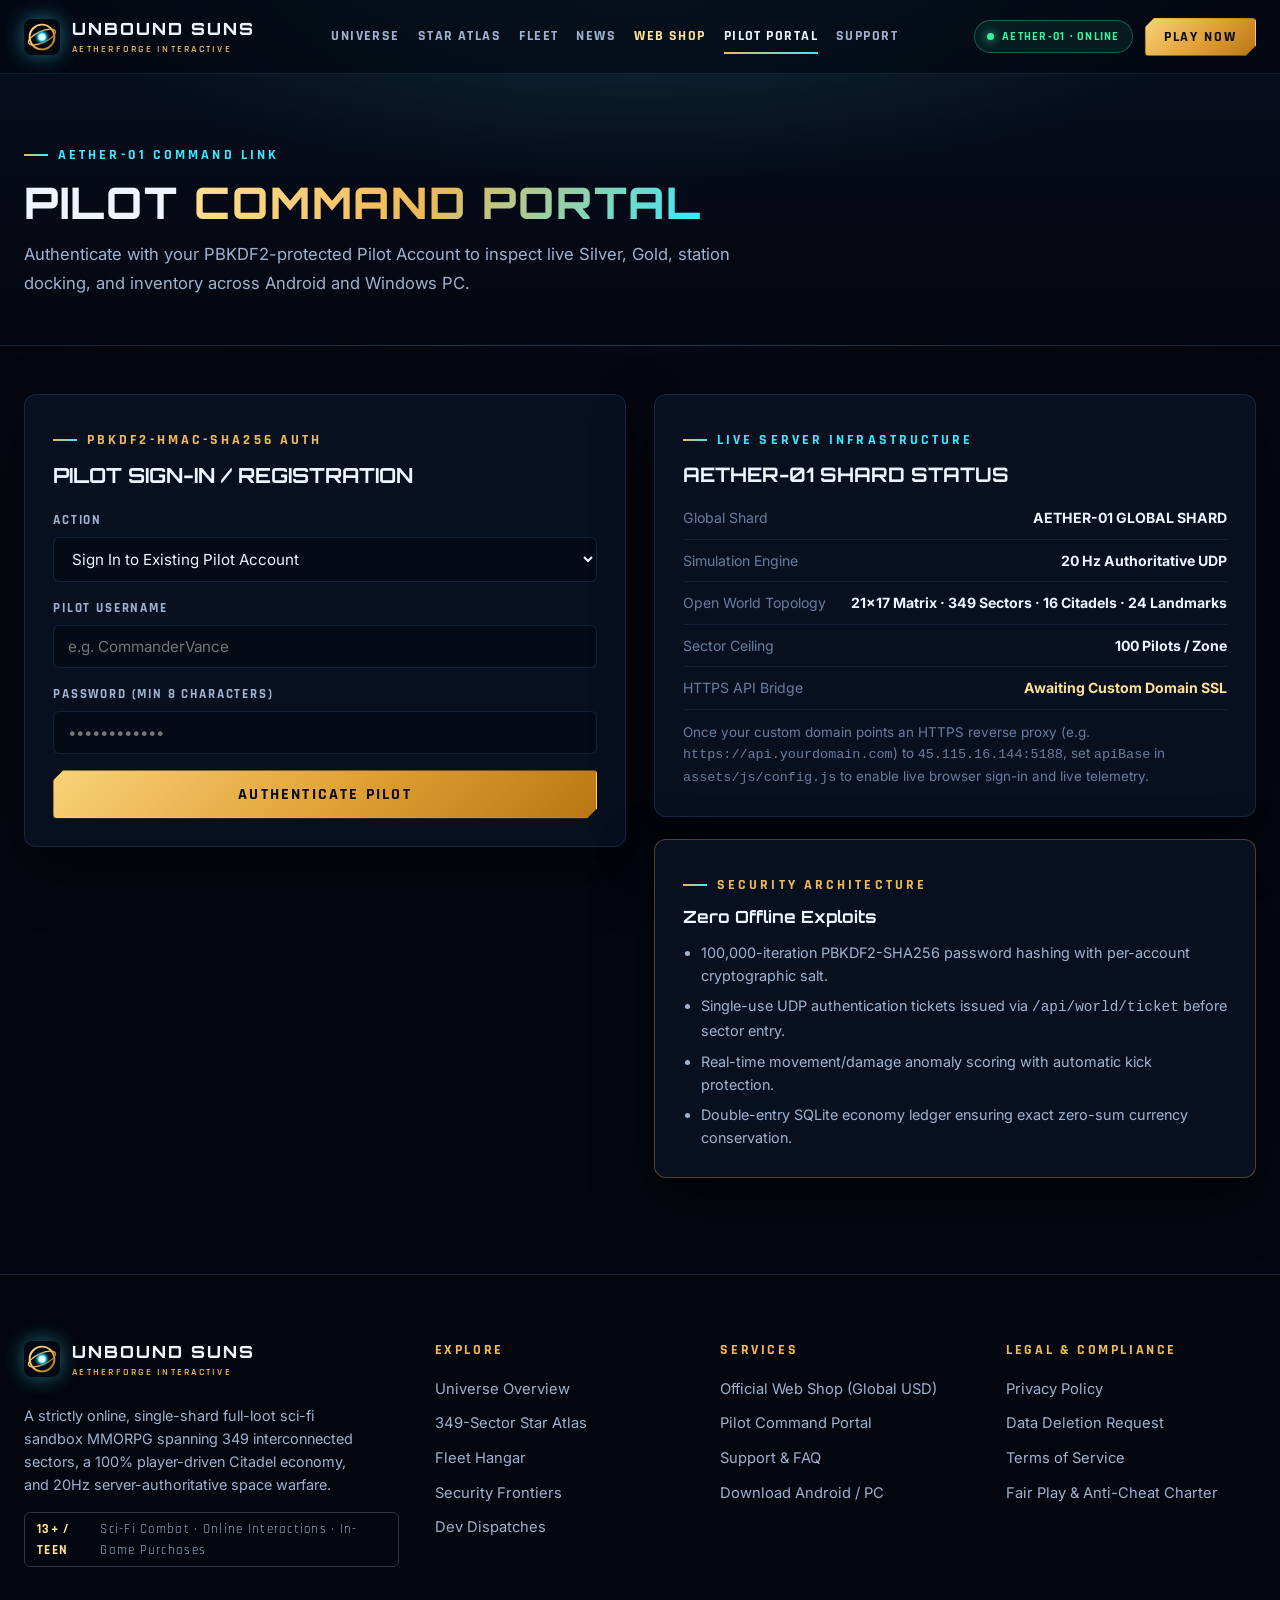
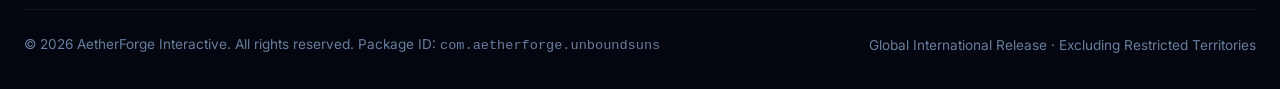
<file: account.html>
<!DOCTYPE html>
<html lang="en">
<head>
  <meta charset="utf-8" />
  <meta name="viewport" content="width=device-width, initial-scale=1.0" />
  <title>Pilot Command Portal — UNBOUND SUNS</title>
  <meta name="description" content="Sign in to your Unbound Suns Pilot Account, inspect live AETHER-01 shard status, and manage cross-platform credentials." />
  <link rel="icon" type="image/svg+xml" href="assets/img/favicon.svg" />
  <link rel="preconnect" href="https://fonts.googleapis.com" />
  <link rel="preconnect" href="https://fonts.gstatic.com" crossorigin />
  <link href="https://fonts.googleapis.com/css2?family=Inter:wght@400;500;600;700&family=Orbitron:wght@600;700;800;900&family=Rajdhani:wght@600;700&display=swap" rel="stylesheet" />
  <link rel="stylesheet" href="assets/css/styles.css" />
</head>
<body data-page="account">
  <div id="site-header"></div>

  <main>
    <section class="page-hero">
      <div class="container">
        <div class="eyebrow">AETHER-01 COMMAND LINK</div>
        <h1 class="section-title" style="margin-bottom:12px">PILOT <span>COMMAND PORTAL</span></h1>
        <p class="section-lead" style="max-width:720px">
          Authenticate with your PBKDF2-protected Pilot Account to inspect live Silver, Gold, station docking, and inventory across Android and Windows PC.
        </p>
      </div>
    </section>

    <section style="padding-top:48px">
      <div class="container split-2">
        <div class="panel-box">
          <div class="eyebrow gold" style="margin-bottom:8px">PBKDF2-HMAC-SHA256 AUTH</div>
          <h2 style="font-family:var(--font-display);font-size:1.3rem;margin:0 0 18px">PILOT SIGN-IN / REGISTRATION</h2>
          <form id="pilot-auth-form">
            <div class="form-group">
              <label for="auth-mode">Action</label>
              <select id="auth-mode">
                <option value="login">Sign In to Existing Pilot Account</option>
                <option value="register">Register New Pilot Account</option>
              </select>
            </div>
            <div class="form-group">
              <label for="auth-user">Pilot Username</label>
              <input id="auth-user" type="text" required minlength="3" maxlength="32" placeholder="e.g. CommanderVance" autocomplete="username" />
            </div>
            <div class="form-group">
              <label for="auth-pass">Password (min 8 characters)</label>
              <input id="auth-pass" type="password" required minlength="8" placeholder="••••••••••••" autocomplete="current-password" />
            </div>
            <button type="submit" class="btn btn-gold" style="width:100%">Authenticate Pilot</button>
          </form>
          <div id="pilot-auth-msg" class="status-msg"></div>
          <div id="pilot-profile-out"></div>
        </div>

        <div style="display:grid;gap:22px">
          <div class="panel-box">
            <div class="eyebrow" style="margin-bottom:8px">LIVE SERVER INFRASTRUCTURE</div>
            <h2 style="font-family:var(--font-display);font-size:1.25rem;margin:0 0 16px">AETHER-01 SHARD STATUS</h2>
            <div id="shard-health-box">Checking shard configuration…</div>
          </div>

          <div class="panel-box" style="border-color:rgba(240,185,86,0.3)">
            <div class="eyebrow gold" style="margin-bottom:8px">SECURITY ARCHITECTURE</div>
            <h3 style="font-family:var(--font-display);font-size:1.05rem;margin:0 0 10px">Zero Offline Exploits</h3>
            <ul style="margin:0;padding-left:18px;color:var(--text-secondary);font-size:0.9rem;display:grid;gap:7px">
              <li>100,000-iteration PBKDF2-SHA256 password hashing with per-account cryptographic salt.</li>
              <li>Single-use UDP authentication tickets issued via <code>/api/world/ticket</code> before sector entry.</li>
              <li>Real-time movement/damage anomaly scoring with automatic kick protection.</li>
              <li>Double-entry SQLite economy ledger ensuring exact zero-sum currency conservation.</li>
            </ul>
          </div>
        </div>
      </div>
    </section>
  </main>

  <div id="site-footer"></div>

  <script src="assets/js/config.js"></script>
  <script src="assets/data/catalog.js"></script>
  <script src="assets/js/layout.js"></script>
  <script src="assets/js/account.js"></script>
</body>
</html>
</file>
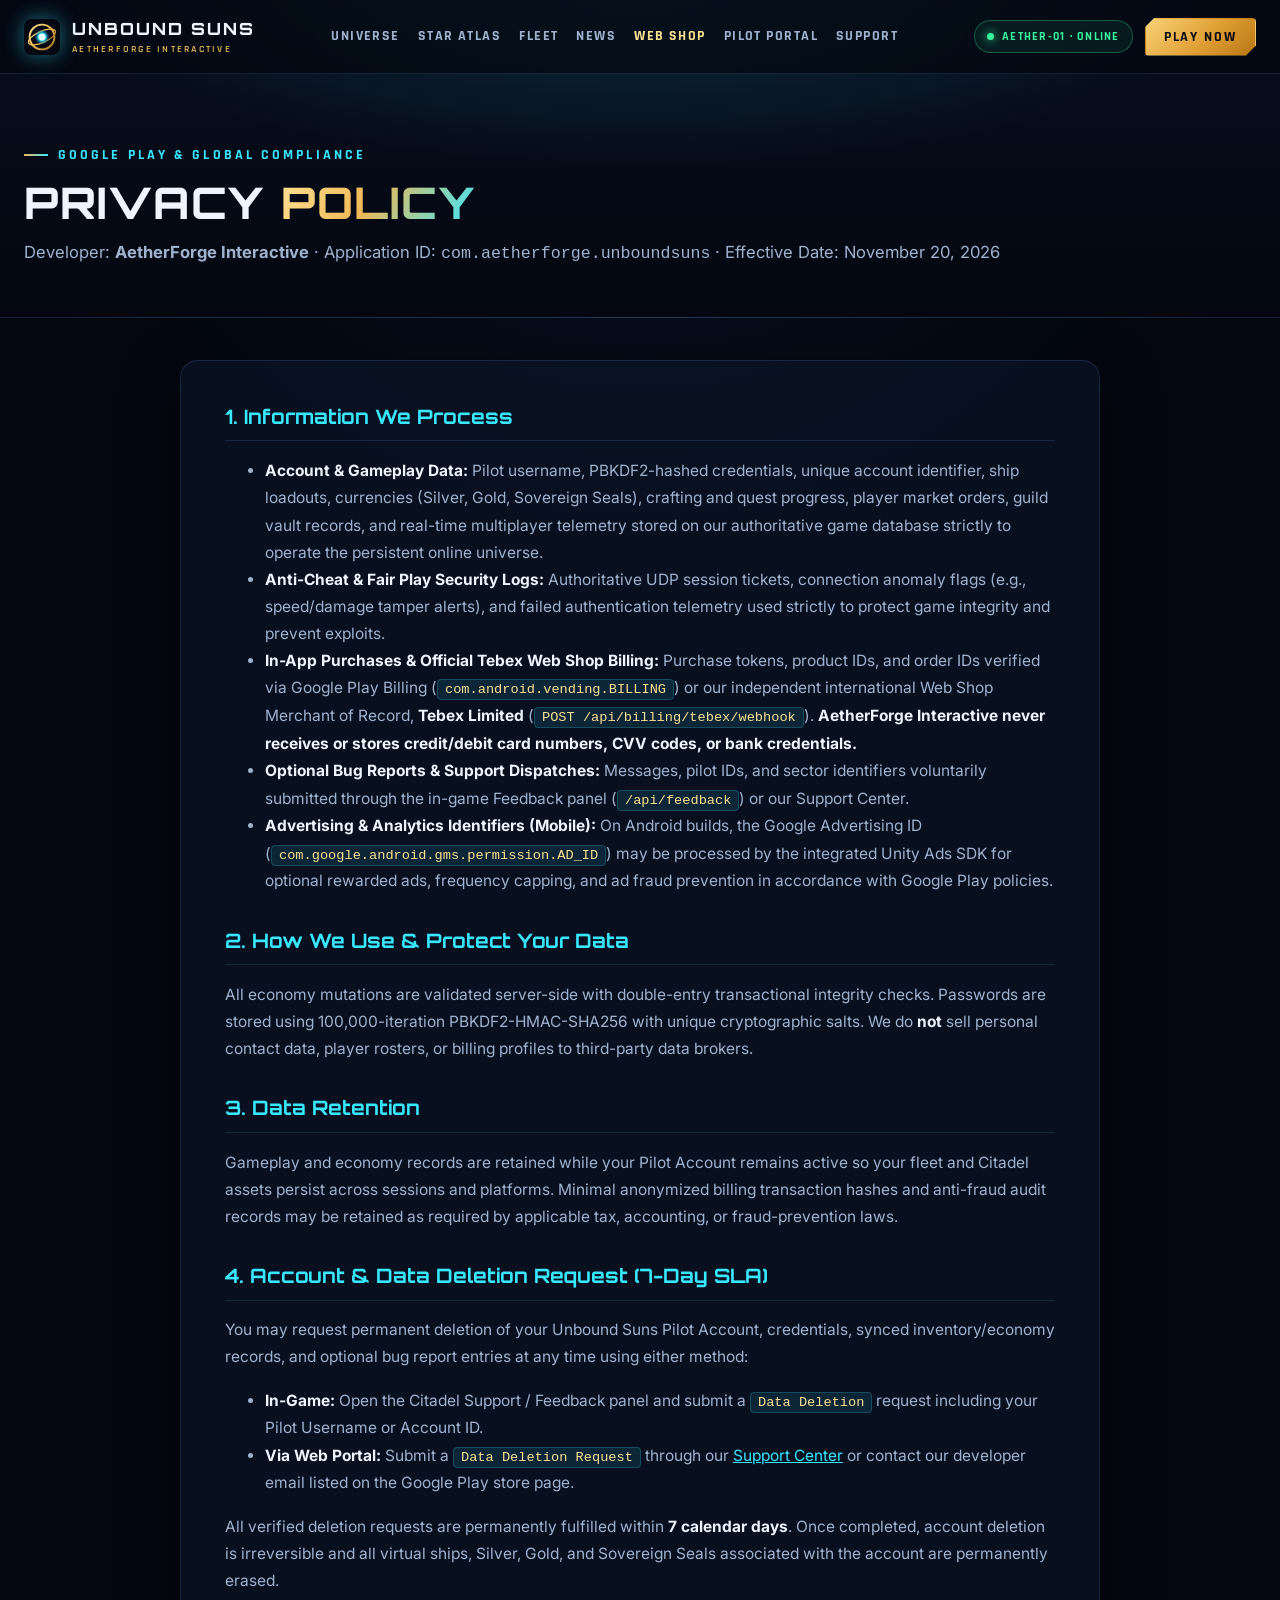
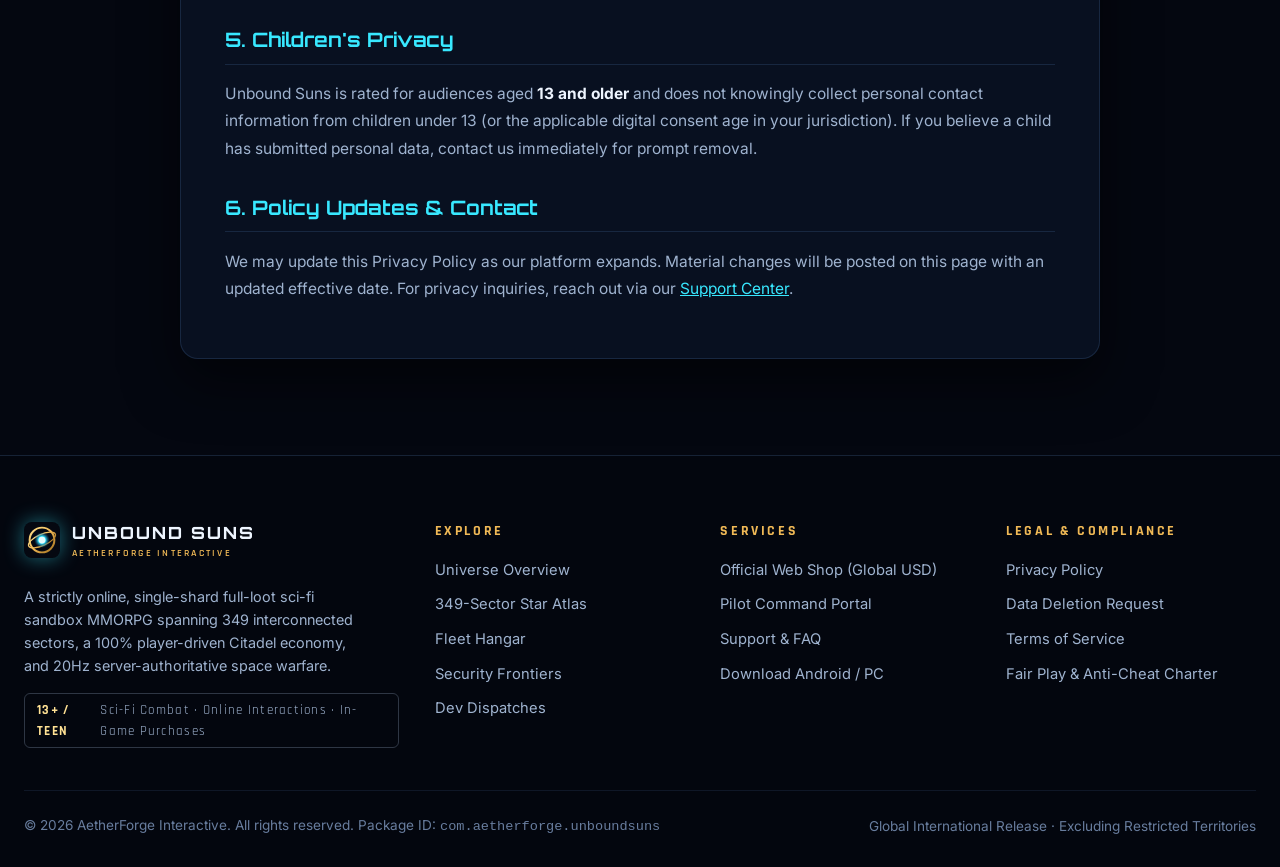
<file: privacy.html>
<!DOCTYPE html>
<html lang="en">
<head>
  <meta charset="utf-8" />
  <meta name="viewport" content="width=device-width, initial-scale=1.0" />
  <title>Privacy Policy &amp; Data Deletion — UNBOUND SUNS</title>
  <meta name="description" content="Official Privacy Policy and Data Deletion Policy for Unbound Suns (com.aetherforge.unboundsuns) by AetherForge Interactive." />
  <link rel="icon" type="image/svg+xml" href="assets/img/favicon.svg" />
  <link rel="preconnect" href="https://fonts.googleapis.com" />
  <link rel="preconnect" href="https://fonts.gstatic.com" crossorigin />
  <link href="https://fonts.googleapis.com/css2?family=Inter:wght@400;500;600;700&family=Orbitron:wght@600;700;800;900&family=Rajdhani:wght@600;700&display=swap" rel="stylesheet" />
  <link rel="stylesheet" href="assets/css/styles.css" />
</head>
<body data-page="privacy">
  <div id="site-header"></div>

  <main>
    <section class="page-hero">
      <div class="container">
        <div class="eyebrow">GOOGLE PLAY &amp; GLOBAL COMPLIANCE</div>
        <h1 class="section-title" style="margin-bottom:10px">PRIVACY <span>POLICY</span></h1>
        <p class="section-lead">
          Developer: <strong>AetherForge Interactive</strong> · Application ID: <code>com.aetherforge.unboundsuns</code> · Effective Date: November 20, 2026
        </p>
      </div>
    </section>

    <section style="padding-top:42px">
      <div class="container">
        <article class="prose-card">
          <h2>1. Information We Process</h2>
          <ul>
            <li><strong>Account &amp; Gameplay Data:</strong> Pilot username, PBKDF2-hashed credentials, unique account identifier, ship loadouts, currencies (Silver, Gold, Sovereign Seals), crafting and quest progress, player market orders, guild vault records, and real-time multiplayer telemetry stored on our authoritative game database strictly to operate the persistent online universe.</li>
            <li><strong>Anti-Cheat &amp; Fair Play Security Logs:</strong> Authoritative UDP session tickets, connection anomaly flags (e.g., speed/damage tamper alerts), and failed authentication telemetry used strictly to protect game integrity and prevent exploits.</li>
            <li><strong>In-App Purchases &amp; Official Tebex Web Shop Billing:</strong> Purchase tokens, product IDs, and order IDs verified via Google Play Billing (<code>com.android.vending.BILLING</code>) or our independent international Web Shop Merchant of Record, <strong>Tebex Limited</strong> (<code>POST /api/billing/tebex/webhook</code>). <strong>AetherForge Interactive never receives or stores credit/debit card numbers, CVV codes, or bank credentials.</strong></li>
            <li><strong>Optional Bug Reports &amp; Support Dispatches:</strong> Messages, pilot IDs, and sector identifiers voluntarily submitted through the in-game Feedback panel (<code>/api/feedback</code>) or our Support Center.</li>
            <li><strong>Advertising &amp; Analytics Identifiers (Mobile):</strong> On Android builds, the Google Advertising ID (<code>com.google.android.gms.permission.AD_ID</code>) may be processed by the integrated Unity Ads SDK for optional rewarded ads, frequency capping, and ad fraud prevention in accordance with Google Play policies.</li>
          </ul>

          <h2>2. How We Use &amp; Protect Your Data</h2>
          <p>
            All economy mutations are validated server-side with double-entry transactional integrity checks. Passwords are stored using 100,000-iteration PBKDF2-HMAC-SHA256 with unique cryptographic salts. We do <strong>not</strong> sell personal contact data, player rosters, or billing profiles to third-party data brokers.
          </p>

          <h2>3. Data Retention</h2>
          <p>
            Gameplay and economy records are retained while your Pilot Account remains active so your fleet and Citadel assets persist across sessions and platforms. Minimal anonymized billing transaction hashes and anti-fraud audit records may be retained as required by applicable tax, accounting, or fraud-prevention laws.
          </p>

          <h2 id="data-deletion">4. Account &amp; Data Deletion Request (7-Day SLA)</h2>
          <p>
            You may request permanent deletion of your Unbound Suns Pilot Account, credentials, synced inventory/economy records, and optional bug report entries at any time using either method:
          </p>
          <ul>
            <li><strong>In-Game:</strong> Open the Citadel Support / Feedback panel and submit a <code>Data Deletion</code> request including your Pilot Username or Account ID.</li>
            <li><strong>Via Web Portal:</strong> Submit a <code>Data Deletion Request</code> through our <a href="support.html#ticket-dispatch" style="color:var(--cyan);text-decoration:underline">Support Center</a> or contact our developer email listed on the Google Play store page.</li>
          </ul>
          <p>
            All verified deletion requests are permanently fulfilled within <strong>7 calendar days</strong>. Once completed, account deletion is irreversible and all virtual ships, Silver, Gold, and Sovereign Seals associated with the account are permanently erased.
          </p>

          <h2>5. Children's Privacy</h2>
          <p>
            Unbound Suns is rated for audiences aged <strong>13 and older</strong> and does not knowingly collect personal contact information from children under 13 (or the applicable digital consent age in your jurisdiction). If you believe a child has submitted personal data, contact us immediately for prompt removal.
          </p>

          <h2>6. Policy Updates &amp; Contact</h2>
          <p>
            We may update this Privacy Policy as our platform expands. Material changes will be posted on this page with an updated effective date. For privacy inquiries, reach out via our <a href="support.html" style="color:var(--cyan);text-decoration:underline">Support Center</a>.
          </p>
        </article>
      </div>
    </section>
  </main>

  <div id="site-footer"></div>

  <script src="assets/js/config.js"></script>
  <script src="assets/js/layout.js"></script>
</body>
</html>
</file>
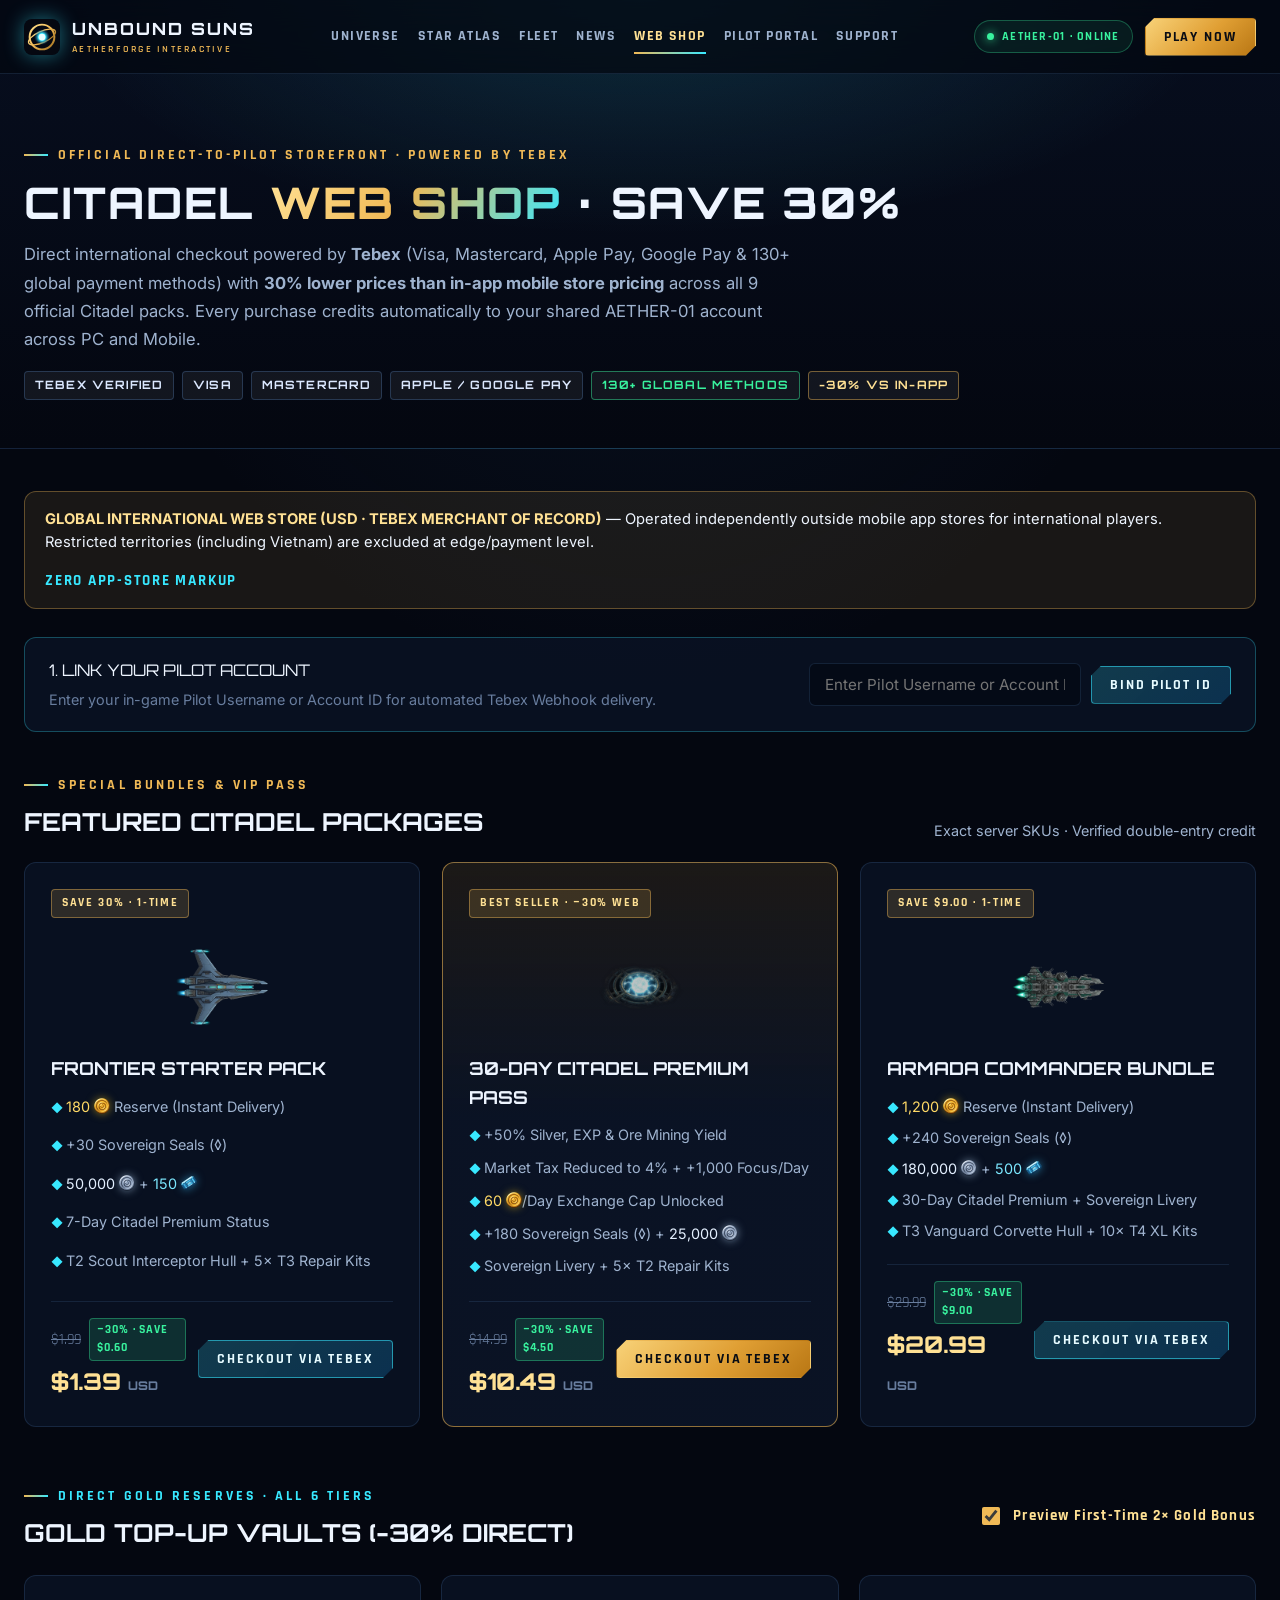
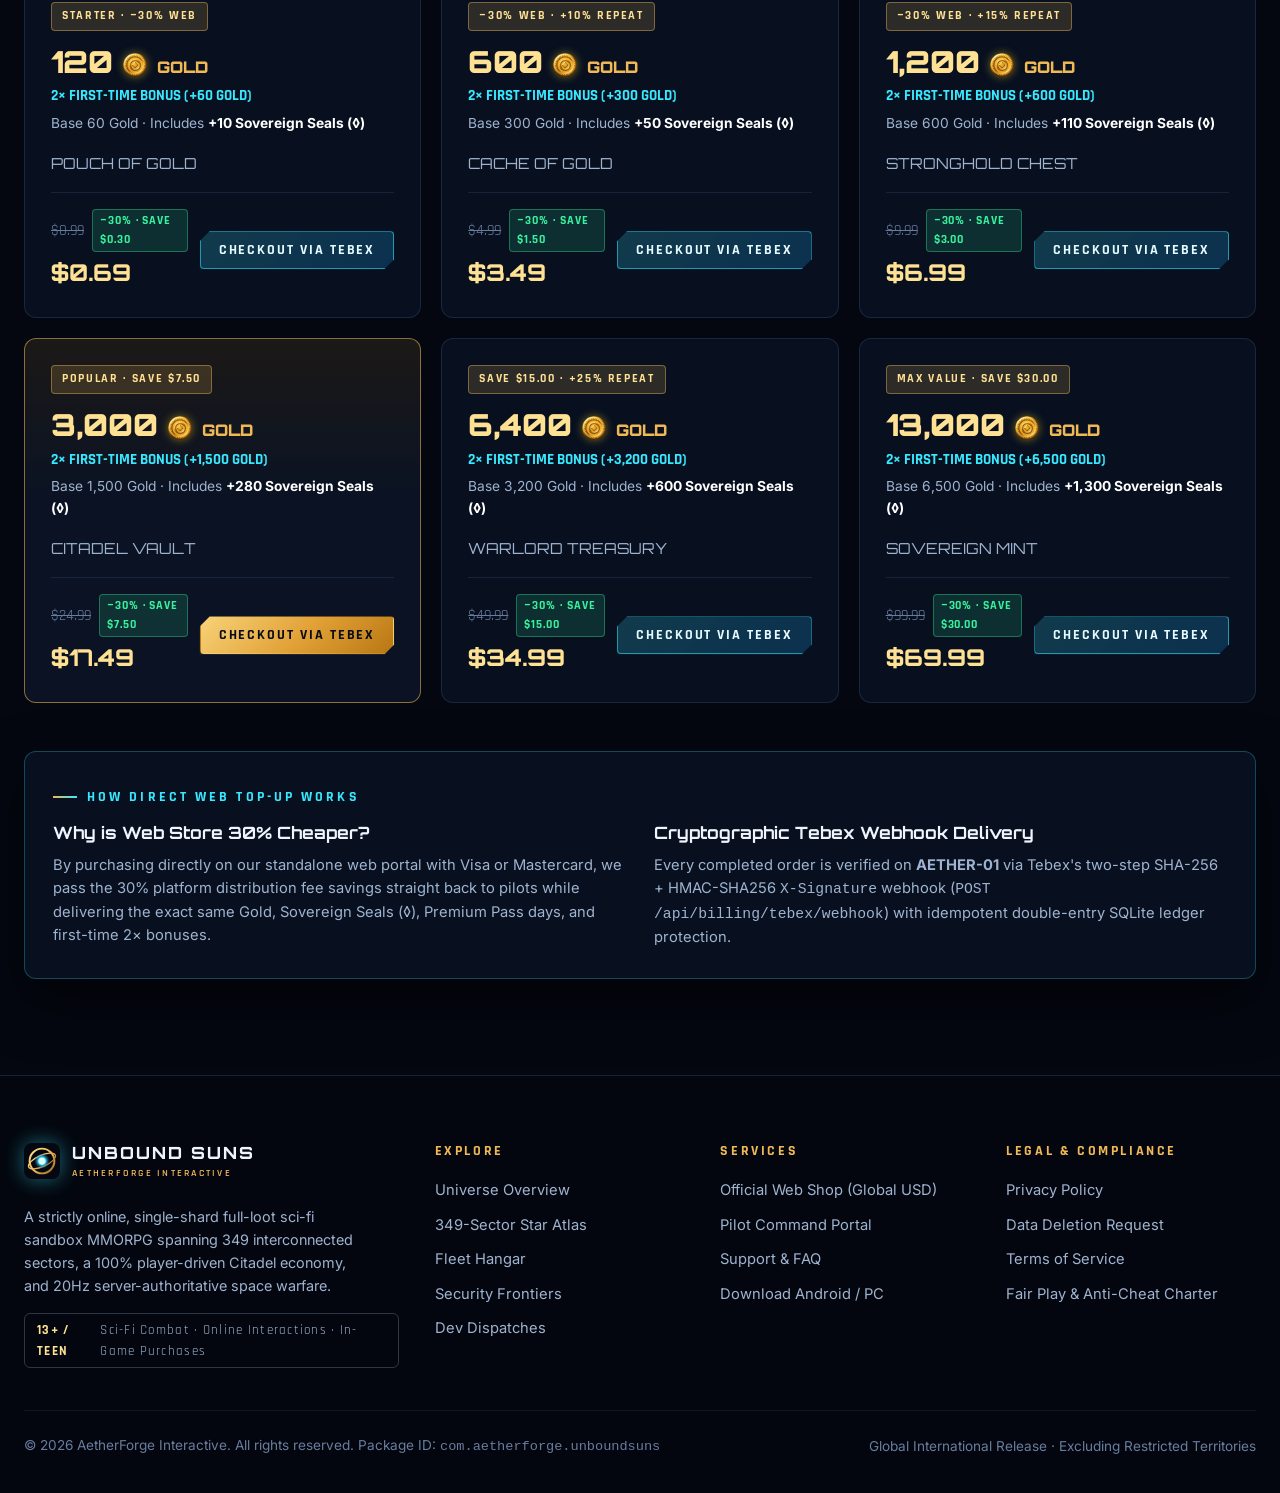
<file: shop.html>
<!DOCTYPE html>
<html lang="en">
<head>
  <meta charset="utf-8" />
  <meta name="viewport" content="width=device-width, initial-scale=1.0" />
  <title>Official Web Shop (−30% Direct via Tebex) — UNBOUND SUNS</title>
  <meta name="description" content="Official standalone Tebex Web Shop for Unbound Suns. Save 30% vs in-app mobile store pricing on all 9 Citadel Gold Packs, 30-Day Premium Pass, and Armada Bundles with Visa, Mastercard, and 130+ global methods." />
  <link rel="icon" type="image/svg+xml" href="assets/img/favicon.svg" />
  <link rel="preconnect" href="https://fonts.googleapis.com" />
  <link rel="preconnect" href="https://fonts.gstatic.com" crossorigin />
  <link href="https://fonts.googleapis.com/css2?family=Inter:wght@400;500;600;700&family=Orbitron:wght@600;700;800;900&family=Rajdhani:wght@600;700&display=swap" rel="stylesheet" />
  <link rel="stylesheet" href="assets/css/styles.css?v=20261121f" />
</head>
<body data-page="shop">
  <div id="site-header"></div>

  <main>
    <section class="page-hero">
      <div class="container">
        <div class="eyebrow gold">OFFICIAL DIRECT-TO-PILOT STOREFRONT · POWERED BY TEBEX</div>
        <h1 class="section-title" style="margin-bottom:12px">CITADEL <span>WEB SHOP</span> · SAVE 30%</h1>
        <p class="section-lead" style="max-width:780px">
          Direct international checkout powered by <strong>Tebex</strong> (Visa, Mastercard, Apple Pay, Google Pay &amp; 130+ global payment methods) with <strong>30% lower prices than in-app mobile store pricing</strong> across all 9 official Citadel packs. Every purchase credits automatically to your shared AETHER-01 account across PC and Mobile.
        </p>
        <div class="visa-badges" style="margin-top:18px">
          <span class="visa-badge">TEBEX VERIFIED</span>
          <span class="visa-badge">VISA</span>
          <span class="visa-badge">MASTERCARD</span>
          <span class="visa-badge">APPLE / GOOGLE PAY</span>
          <span class="visa-badge" style="border-color:rgba(56,242,158,0.45);color:var(--green)">130+ GLOBAL METHODS</span>
          <span class="visa-badge" style="border-color:rgba(240,185,86,0.45);color:var(--gold-bright)">−30% VS IN-APP</span>
        </div>
      </div>
    </section>

    <section style="padding-top:42px">
      <div class="container">
        <div id="tebex-return-banner" class="status-msg" style="margin:0 0 20px"></div>

        <!-- Regional Compliance Notice (Global USD, 100% Excluding Vietnam) -->
        <div class="region-notice">
          <div>
            <strong>GLOBAL INTERNATIONAL WEB STORE (USD · TEBEX MERCHANT OF RECORD)</strong> — Operated independently outside mobile app stores for international players. Restricted territories (including Vietnam) are excluded at edge/payment level.
          </div>
          <span style="font-family:var(--font-tech);font-weight:700;letter-spacing:0.12em;color:var(--cyan)">ZERO APP-STORE MARKUP</span>
        </div>

        <!-- Pilot Account Binding Bar -->
        <div class="pilot-bind-bar">
          <div>
            <div style="font-family:var(--font-display);font-size:1rem;margin-bottom:4px">1. LINK YOUR PILOT ACCOUNT</div>
            <div id="pilot-bind-state" style="font-size:0.9rem"></div>
          </div>
          <div class="pilot-bind-form">
            <input id="pilot-bind-input" class="input-tech" type="text" placeholder="Enter Pilot Username or Account ID…" aria-label="Pilot Username or Account ID" />
            <button type="button" class="btn btn-cyan btn-sm" id="pilot-bind-btn">Bind Pilot ID</button>
          </div>
        </div>

        <!-- Featured Bundles (3 Official Packs) -->
        <div style="display:flex;justify-content:space-between;align-items:flex-end;flex-wrap:wrap;gap:14px;margin-bottom:20px">
          <div>
            <div class="eyebrow gold">SPECIAL BUNDLES &amp; VIP PASS</div>
            <h2 style="font-family:var(--font-display);margin:6px 0 0;font-size:1.55rem">FEATURED CITADEL PACKAGES</h2>
          </div>
          <span style="color:var(--text-secondary);font-size:0.9rem">Exact server SKUs · Verified double-entry credit</span>
        </div>
        <div class="shop-bundles-grid" id="shop-bundles"></div>

        <!-- 6 Tiered Gold Reserves -->
        <div style="display:flex;justify-content:space-between;align-items:center;flex-wrap:wrap;gap:16px;margin-bottom:22px">
          <div>
            <div class="eyebrow">DIRECT GOLD RESERVES · ALL 6 TIERS</div>
            <h2 style="font-family:var(--font-display);margin:6px 0 0;font-size:1.55rem">GOLD TOP-UP VAULTS (−30% DIRECT)</h2>
          </div>
          <label class="toggle-switch">
            <input type="checkbox" id="first-time-toggle" checked />
            <span>Preview First-Time 2× Gold Bonus</span>
          </label>
        </div>
        <div class="gold-grid" id="shop-gold"></div>

        <!-- Security & Delivery Guarantee -->
        <div class="panel-box" style="margin-top:48px;border-color:rgba(56,232,255,0.26)">
          <div class="eyebrow" style="margin-bottom:10px">HOW DIRECT WEB TOP-UP WORKS</div>
          <div class="split-2">
            <div>
              <h3 style="font-family:var(--font-display);font-size:1.06rem;margin:0 0 8px">Why is Web Store 30% Cheaper?</h3>
              <p style="color:var(--text-secondary);font-size:0.92rem;margin:0">
                By purchasing directly on our standalone web portal with Visa or Mastercard, we pass the 30% platform distribution fee savings straight back to pilots while delivering the exact same Gold, Sovereign Seals (◊), Premium Pass days, and first-time 2× bonuses.
              </p>
            </div>
            <div>
              <h3 style="font-family:var(--font-display);font-size:1.06rem;margin:0 0 8px">Cryptographic Tebex Webhook Delivery</h3>
              <p style="color:var(--text-secondary);font-size:0.92rem;margin:0">
                Every completed order is verified on <strong>AETHER-01</strong> via Tebex's two-step SHA-256 + HMAC-SHA256 <code>X-Signature</code> webhook (<code>POST /api/billing/tebex/webhook</code>) with idempotent double-entry SQLite ledger protection.
              </p>
            </div>
          </div>
        </div>
      </div>
    </section>
  </main>

  <!-- Visa / Mastercard Direct Checkout Modal -->
  <div class="modal-backdrop" id="checkout-modal" role="dialog" aria-modal="true" aria-label="Visa Card Checkout">
    <div class="modal-dialog">
      <button type="button" class="modal-close" data-close-modal aria-label="Close">&times;</button>
      <div id="checkout-modal-body"></div>
    </div>
  </div>

  <div id="site-footer"></div>

  <script src="assets/js/config.js?v=20261121f"></script>
  <script src="assets/data/catalog.js?v=20261121f"></script>
  <script src="assets/js/layout.js?v=20261121f"></script>
  <script src="assets/js/shop.js?v=20261121f"></script>
</body>
</html>
</file>
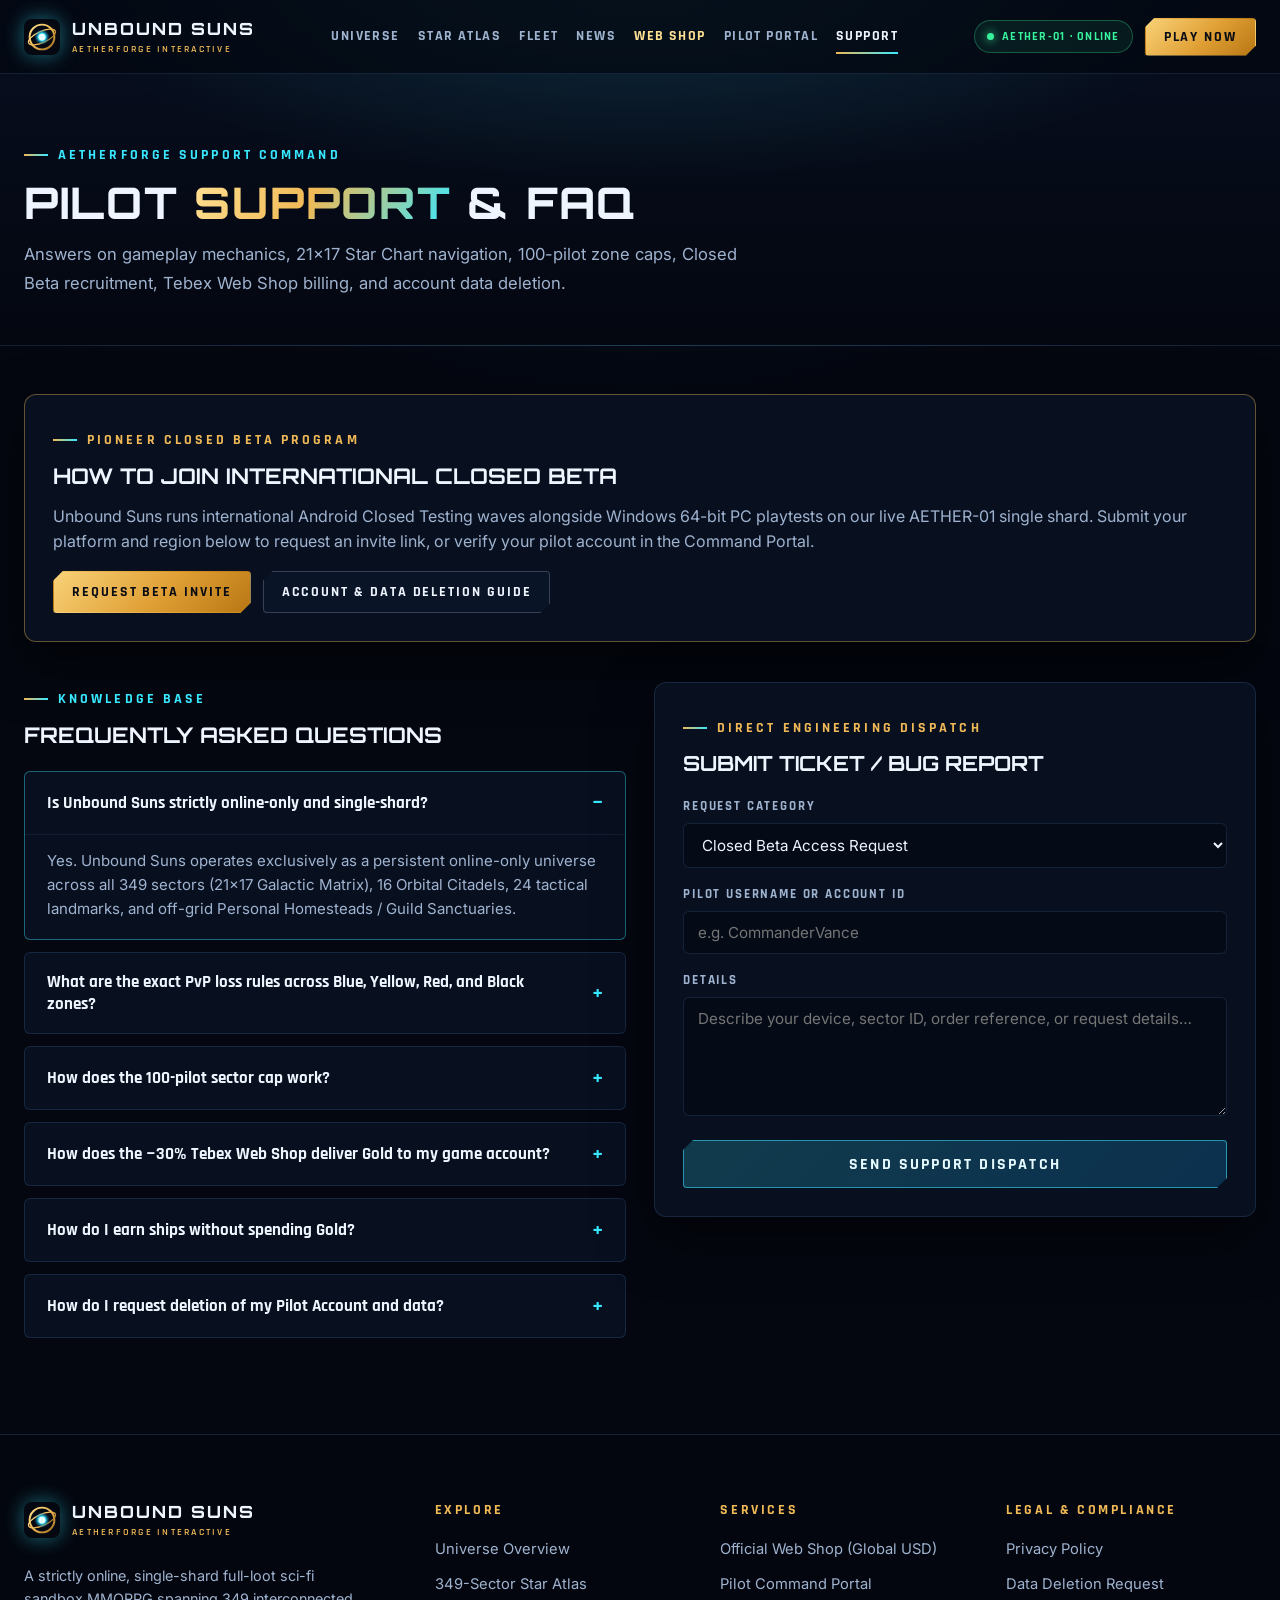
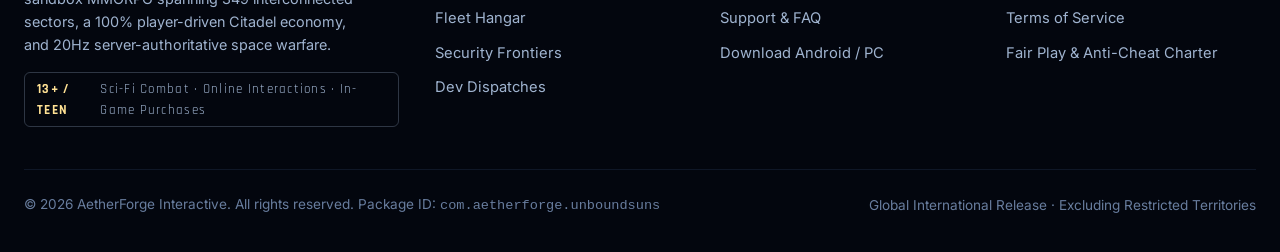
<file: support.html>
<!DOCTYPE html>
<html lang="en">
<head>
  <meta charset="utf-8" />
  <meta name="viewport" content="width=device-width, initial-scale=1.0" />
  <title>Pilot Support, Closed Beta &amp; FAQ — UNBOUND SUNS</title>
  <meta name="description" content="Get support for Unbound Suns: Closed Beta access, FAQ, bug reports, billing help, and account data deletion requests." />
  <link rel="icon" type="image/svg+xml" href="assets/img/favicon.svg" />
  <link rel="preconnect" href="https://fonts.googleapis.com" />
  <link rel="preconnect" href="https://fonts.gstatic.com" crossorigin />
  <link href="https://fonts.googleapis.com/css2?family=Inter:wght@400;500;600;700&family=Orbitron:wght@600;700;800;900&family=Rajdhani:wght@600;700&display=swap" rel="stylesheet" />
  <link rel="stylesheet" href="assets/css/styles.css" />
</head>
<body data-page="support">
  <div id="site-header"></div>

  <main>
    <section class="page-hero">
      <div class="container">
        <div class="eyebrow">AETHERFORGE SUPPORT COMMAND</div>
        <h1 class="section-title" style="margin-bottom:12px">PILOT <span>SUPPORT</span> &amp; FAQ</h1>
        <p class="section-lead" style="max-width:740px">
          Answers on gameplay mechanics, 21×17 Star Chart navigation, 100-pilot zone caps, Closed Beta recruitment, Tebex Web Shop billing, and account data deletion.
        </p>
      </div>
    </section>

    <section style="padding-top:48px">
      <div class="container">
        <div id="beta-access" class="panel-box" style="margin-bottom:40px;border-color:rgba(240,185,86,0.4)">
          <div class="eyebrow gold" style="margin-bottom:8px">PIONEER CLOSED BETA PROGRAM</div>
          <h2 style="font-family:var(--font-display);font-size:1.35rem;margin:0 0 10px">HOW TO JOIN INTERNATIONAL CLOSED BETA</h2>
          <p style="color:var(--text-secondary);margin:0 0 16px">
            Unbound Suns runs international Android Closed Testing waves alongside Windows 64-bit PC playtests on our live AETHER-01 single shard. Submit your platform and region below to request an invite link, or verify your pilot account in the Command Portal.
          </p>
          <div style="display:flex;gap:12px;flex-wrap:wrap">
            <a href="#ticket-dispatch" class="btn btn-gold btn-sm">Request Beta Invite</a>
            <a href="privacy.html#data-deletion" class="btn btn-ghost btn-sm">Account &amp; Data Deletion Guide</a>
          </div>
        </div>

        <div class="split-2">
          <div>
            <div class="eyebrow" style="margin-bottom:8px">KNOWLEDGE BASE</div>
            <h2 style="font-family:var(--font-display);font-size:1.35rem;margin:0 0 18px">FREQUENTLY ASKED QUESTIONS</h2>
            <div class="faq-list" id="faq-list"></div>
          </div>

          <div class="panel-box" id="ticket-dispatch">
            <div class="eyebrow gold" style="margin-bottom:8px">DIRECT ENGINEERING DISPATCH</div>
            <h2 style="font-family:var(--font-display);font-size:1.3rem;margin:0 0 16px">SUBMIT TICKET / BUG REPORT</h2>
            <form id="support-form">
              <div class="form-group">
                <label for="sup-cat">Request Category</label>
                <select id="sup-cat">
                  <option value="beta">Closed Beta Access Request</option>
                  <option value="bug">Bug Report / Gameplay Issue</option>
                  <option value="billing">Web Shop / Google Play Billing Inquiry</option>
                  <option value="anticheat">Appeal / Fair Play Inquiry</option>
                  <option value="data_deletion">Data Deletion Request (7-Day SLA)</option>
                </select>
              </div>
              <div class="form-group">
                <label for="sup-pilot">Pilot Username or Account ID</label>
                <input id="sup-pilot" type="text" placeholder="e.g. CommanderVance" />
              </div>
              <div class="form-group">
                <label for="sup-msg">Details</label>
                <textarea id="sup-msg" rows="5" required placeholder="Describe your device, sector ID, order reference, or request details…"></textarea>
              </div>
              <button type="submit" class="btn btn-cyan" style="width:100%">Send Support Dispatch</button>
            </form>
            <div id="support-msg" class="status-msg"></div>
          </div>
        </div>
      </div>
    </section>
  </main>

  <div id="site-footer"></div>

  <script src="assets/js/config.js"></script>
  <script src="assets/data/catalog.js"></script>
  <script src="assets/js/layout.js"></script>
  <script src="assets/js/account.js"></script>
</body>
</html>
</file>
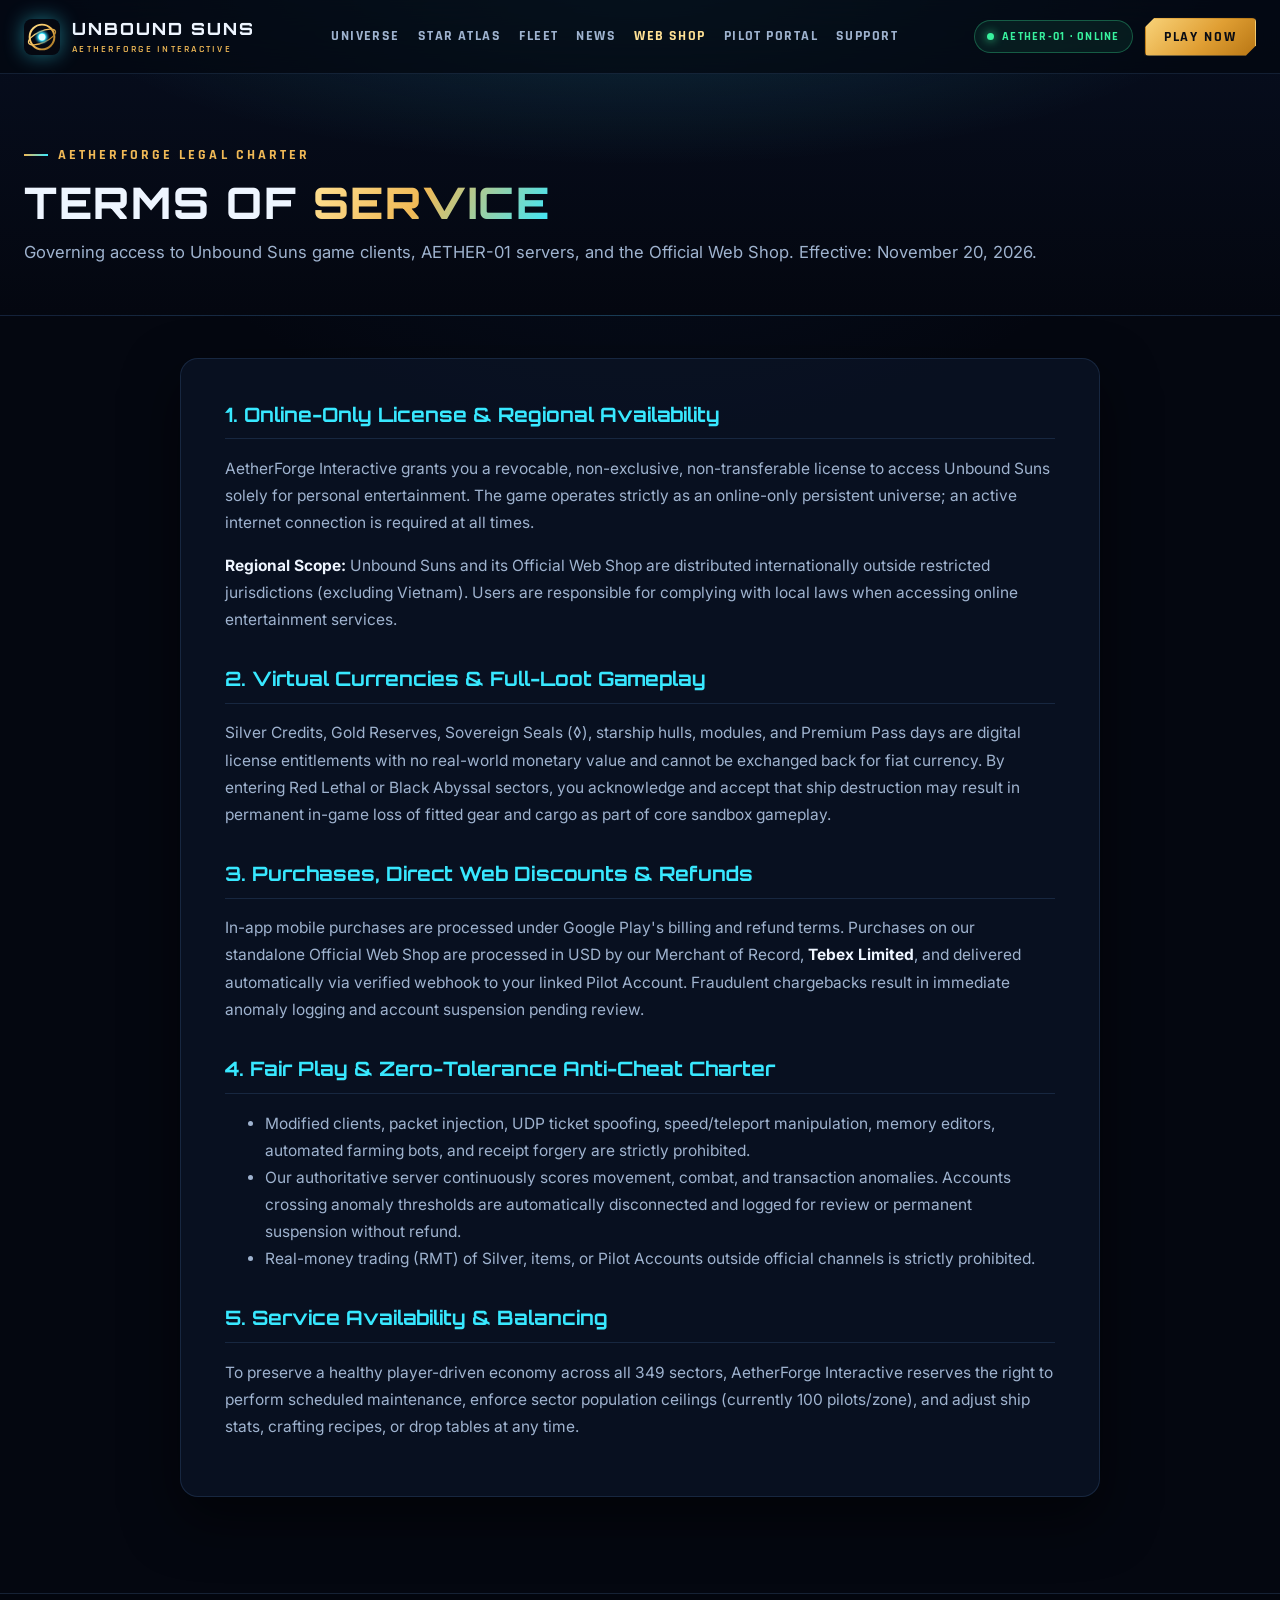
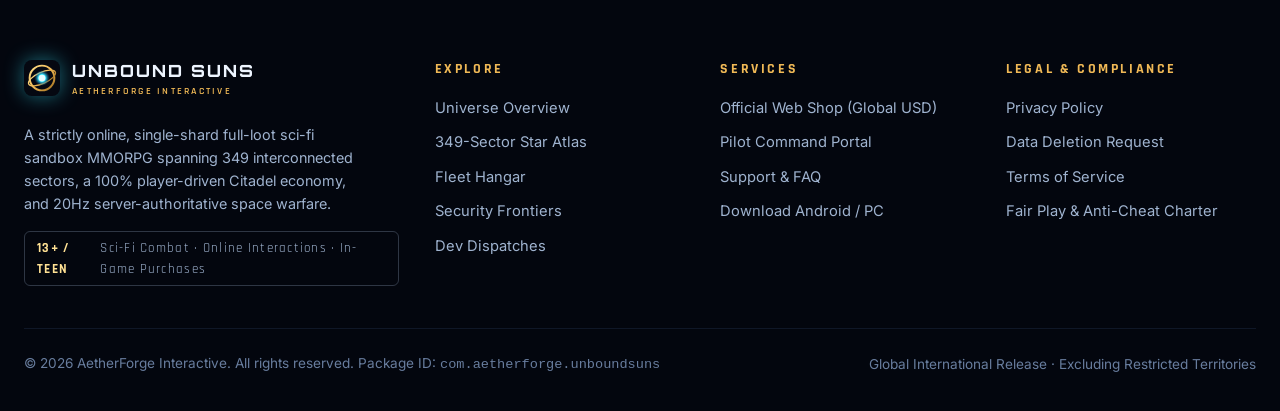
<file: terms.html>
<!DOCTYPE html>
<html lang="en">
<head>
  <meta charset="utf-8" />
  <meta name="viewport" content="width=device-width, initial-scale=1.0" />
  <title>Terms of Service &amp; Fair Play Charter — UNBOUND SUNS</title>
  <meta name="description" content="Official Terms of Service, Virtual Goods Policy, and Zero-Tolerance Anti-Cheat Charter for Unbound Suns." />
  <link rel="icon" type="image/svg+xml" href="assets/img/favicon.svg" />
  <link rel="preconnect" href="https://fonts.googleapis.com" />
  <link rel="preconnect" href="https://fonts.gstatic.com" crossorigin />
  <link href="https://fonts.googleapis.com/css2?family=Inter:wght@400;500;600;700&family=Orbitron:wght@600;700;800;900&family=Rajdhani:wght@600;700&display=swap" rel="stylesheet" />
  <link rel="stylesheet" href="assets/css/styles.css" />
</head>
<body data-page="terms">
  <div id="site-header"></div>

  <main>
    <section class="page-hero">
      <div class="container">
        <div class="eyebrow gold">AETHERFORGE LEGAL CHARTER</div>
        <h1 class="section-title" style="margin-bottom:10px">TERMS OF <span>SERVICE</span></h1>
        <p class="section-lead">
          Governing access to Unbound Suns game clients, AETHER-01 servers, and the Official Web Shop. Effective: November 20, 2026.
        </p>
      </div>
    </section>

    <section style="padding-top:42px">
      <div class="container">
        <article class="prose-card">
          <h2>1. Online-Only License &amp; Regional Availability</h2>
          <p>
            AetherForge Interactive grants you a revocable, non-exclusive, non-transferable license to access Unbound Suns solely for personal entertainment. The game operates strictly as an online-only persistent universe; an active internet connection is required at all times.
          </p>
          <p>
            <strong>Regional Scope:</strong> Unbound Suns and its Official Web Shop are distributed internationally outside restricted jurisdictions (excluding Vietnam). Users are responsible for complying with local laws when accessing online entertainment services.
          </p>

          <h2>2. Virtual Currencies &amp; Full-Loot Gameplay</h2>
          <p>
            Silver Credits, Gold Reserves, Sovereign Seals (◊), starship hulls, modules, and Premium Pass days are digital license entitlements with no real-world monetary value and cannot be exchanged back for fiat currency. By entering Red Lethal or Black Abyssal sectors, you acknowledge and accept that ship destruction may result in permanent in-game loss of fitted gear and cargo as part of core sandbox gameplay.
          </p>

          <h2>3. Purchases, Direct Web Discounts &amp; Refunds</h2>
          <p>
            In-app mobile purchases are processed under Google Play's billing and refund terms. Purchases on our standalone Official Web Shop are processed in USD by our Merchant of Record, <strong>Tebex Limited</strong>, and delivered automatically via verified webhook to your linked Pilot Account. Fraudulent chargebacks result in immediate anomaly logging and account suspension pending review.
          </p>

          <h2 id="anti-cheat">4. Fair Play &amp; Zero-Tolerance Anti-Cheat Charter</h2>
          <ul>
            <li>Modified clients, packet injection, UDP ticket spoofing, speed/teleport manipulation, memory editors, automated farming bots, and receipt forgery are strictly prohibited.</li>
            <li>Our authoritative server continuously scores movement, combat, and transaction anomalies. Accounts crossing anomaly thresholds are automatically disconnected and logged for review or permanent suspension without refund.</li>
            <li>Real-money trading (RMT) of Silver, items, or Pilot Accounts outside official channels is strictly prohibited.</li>
          </ul>

          <h2>5. Service Availability &amp; Balancing</h2>
          <p>
            To preserve a healthy player-driven economy across all 349 sectors, AetherForge Interactive reserves the right to perform scheduled maintenance, enforce sector population ceilings (currently 100 pilots/zone), and adjust ship stats, crafting recipes, or drop tables at any time.
          </p>
        </article>
      </div>
    </section>
  </main>

  <div id="site-footer"></div>

  <script src="assets/js/config.js"></script>
  <script src="assets/js/layout.js"></script>
</body>
</html>
</file>
<file: assets/css/styles.css>
/* ==========================================================================
   UNBOUND SUNS — AAA Deep-Space Sci-Fi Design System
   AetherForge Interactive · Obsidian / Solar Gold / Plasma Cyan
   ========================================================================== */

:root {
  --bg-void: #040710;
  --bg-deep: #070d1b;
  --bg-panel: rgba(11, 20, 38, 0.78);
  --bg-panel-solid: #0b1426;
  --bg-elevated: rgba(16, 29, 54, 0.88);
  --border-subtle: rgba(116, 178, 255, 0.14);
  --border-glow: rgba(56, 232, 255, 0.42);
  --border-gold: rgba(240, 185, 86, 0.45);

  --text-primary: #eef5ff;
  --text-secondary: #9fb3cf;
  --text-muted: #687d9e;

  --cyan: #38e8ff;
  --cyan-dim: rgba(56, 232, 255, 0.14);
  --gold: #f0b956;
  --gold-bright: #ffe194;
  --gold-dim: rgba(240, 185, 86, 0.15);
  --yellow: #f5c542;
  --red: #ff4b6b;
  --violet: #b47aff;
  --green: #38f29e;

  --font-display: "Orbitron", system-ui, sans-serif;
  --font-tech: "Rajdhani", system-ui, sans-serif;
  --font-body: "Inter", -apple-system, BlinkMacSystemFont, "Segoe UI", sans-serif;

  --nav-h: 74px;
  --container-w: 1280px;
  --radius-sm: 6px;
  --radius-md: 12px;
  --radius-lg: 18px;
  --shadow-card: 0 22px 54px rgba(0, 0, 0, 0.55);
  --shadow-gold: 0 0 36px rgba(240, 185, 86, 0.22);
  --shadow-cyan: 0 0 36px rgba(56, 232, 255, 0.22);
  --ease: cubic-bezier(0.22, 1, 0.36, 1);
}

*, *::before, *::after { box-sizing: border-box; }

html {
  scroll-behavior: smooth;
  background: var(--bg-void);
  color: var(--text-primary);
  font-family: var(--font-body);
  -webkit-font-smoothing: antialiased;
}

body {
  margin: 0;
  min-height: 100vh;
  background:
    radial-gradient(ellipse 80% 50% at 50% -10%, rgba(30, 74, 138, 0.25), transparent 65%),
    var(--bg-void);
  color: var(--text-primary);
  line-height: 1.6;
  overflow-x: hidden;
}

img { max-width: 100%; display: block; }
a { color: inherit; text-decoration: none; }
button, input, select, textarea { font-family: inherit; color: inherit; }

.container {
  width: 100%;
  max-width: var(--container-w);
  margin: 0 auto;
  padding: 0 24px;
}

/* ---------- Typography Helpers ---------- */
.eyebrow {
  display: inline-flex;
  align-items: center;
  gap: 10px;
  font-family: var(--font-tech);
  font-size: 0.88rem;
  font-weight: 700;
  letter-spacing: 0.22em;
  text-transform: uppercase;
  color: var(--cyan);
}
.eyebrow::before {
  content: "";
  width: 24px;
  height: 2px;
  background: linear-gradient(90deg, var(--gold), var(--cyan));
}
.eyebrow.gold { color: var(--gold); }

.section-header {
  max-width: 760px;
  margin-bottom: 48px;
}
.section-header.center {
  text-align: center;
  margin-left: auto;
  margin-right: auto;
}
.section-header.center .eyebrow::after {
  content: "";
  width: 24px;
  height: 2px;
  background: linear-gradient(90deg, var(--cyan), var(--gold));
}
.section-title {
  margin: 12px 0 14px;
  font-family: var(--font-display);
  font-size: clamp(1.75rem, 3.4vw, 2.85rem);
  font-weight: 800;
  letter-spacing: 0.04em;
  line-height: 1.15;
  text-transform: uppercase;
}
.section-title span {
  background: linear-gradient(120deg, var(--gold-bright), var(--gold) 45%, var(--cyan));
  -webkit-background-clip: text;
  background-clip: text;
  color: transparent;
}
.section-lead {
  margin: 0;
  color: var(--text-secondary);
  font-size: 1.04rem;
  line-height: 1.7;
}

section {
  position: relative;
  padding: 96px 0;
}

/* ---------- Tactical Buttons ---------- */
.btn {
  display: inline-flex;
  align-items: center;
  justify-content: center;
  gap: 10px;
  padding: 13px 26px;
  font-family: var(--font-tech);
  font-size: 0.98rem;
  font-weight: 700;
  letter-spacing: 0.14em;
  text-transform: uppercase;
  border: 1px solid transparent;
  border-radius: 4px;
  cursor: pointer;
  transition: transform 0.22s var(--ease), box-shadow 0.22s var(--ease), background 0.22s var(--ease), border-color 0.22s var(--ease);
  clip-path: polygon(10px 0, 100% 0, 100% calc(100% - 10px), calc(100% - 10px) 100%, 0 100%, 0 10px);
  white-space: nowrap;
}
.btn:hover { transform: translateY(-2px); }
.btn:active { transform: translateY(0); }

.btn-gold {
  background: linear-gradient(135deg, #f8d278 0%, #e09f34 55%, #b97714 100%);
  color: #090c14;
  box-shadow: 0 10px 30px rgba(240, 185, 86, 0.34);
}
.btn-gold:hover {
  box-shadow: 0 14px 40px rgba(240, 185, 86, 0.52);
  filter: brightness(1.06);
}

.btn-cyan {
  background: linear-gradient(135deg, rgba(56, 232, 255, 0.2), rgba(20, 118, 178, 0.32));
  color: #e6fbff;
  border-color: rgba(56, 232, 255, 0.55);
  box-shadow: 0 8px 26px rgba(56, 232, 255, 0.18);
}
.btn-cyan:hover {
  background: linear-gradient(135deg, rgba(56, 232, 255, 0.32), rgba(20, 118, 178, 0.48));
  box-shadow: 0 12px 34px rgba(56, 232, 255, 0.34);
}

.btn-ghost {
  background: rgba(13, 23, 44, 0.65);
  color: var(--text-primary);
  border-color: rgba(159, 179, 207, 0.28);
}
.btn-ghost:hover {
  border-color: var(--cyan);
  color: var(--cyan);
  background: rgba(18, 34, 62, 0.85);
}

.btn-sm { padding: 9px 18px; font-size: 0.86rem; }

/* ---------- Sticky Navigation ---------- */
.site-nav {
  position: fixed;
  top: 0;
  left: 0;
  right: 0;
  height: var(--nav-h);
  z-index: 1000;
  background: rgba(4, 7, 16, 0.72);
  backdrop-filter: blur(18px);
  -webkit-backdrop-filter: blur(18px);
  border-bottom: 1px solid rgba(116, 178, 255, 0.14);
  transition: background 0.25s var(--ease), border-color 0.25s var(--ease);
}
.site-nav.scrolled {
  background: rgba(4, 7, 16, 0.94);
  border-bottom-color: rgba(240, 185, 86, 0.28);
}
.nav-inner {
  height: 100%;
  display: flex;
  align-items: center;
  justify-content: space-between;
  gap: 20px;
}
.brand-link {
  display: inline-flex;
  align-items: center;
  gap: 12px;
  font-family: var(--font-display);
  font-weight: 800;
  font-size: 1.05rem;
  letter-spacing: 0.12em;
  color: var(--text-primary);
  white-space: nowrap;
  flex-shrink: 0;
}
.brand-link img {
  width: 36px;
  height: 36px;
  flex-shrink: 0;
  filter: drop-shadow(0 0 10px rgba(56, 232, 255, 0.45));
}
.brand-link small {
  display: block;
  font-family: var(--font-tech);
  font-size: 0.64rem;
  font-weight: 600;
  letter-spacing: 0.22em;
  color: var(--gold);
  margin-top: -2px;
}

.nav-links {
  display: flex;
  align-items: center;
  gap: 18px;
}
.nav-links a {
  font-family: var(--font-tech);
  font-size: 0.9rem;
  font-weight: 700;
  letter-spacing: 0.1em;
  text-transform: uppercase;
  color: var(--text-secondary);
  position: relative;
  padding: 6px 0;
  white-space: nowrap;
  transition: color 0.2s;
}
.nav-links a::after {
  content: "";
  position: absolute;
  left: 0;
  right: 0;
  bottom: 0;
  height: 2px;
  background: linear-gradient(90deg, var(--gold), var(--cyan));
  transform: scaleX(0);
  transform-origin: left;
  transition: transform 0.25s var(--ease);
}
.nav-links a:hover, .nav-links a.active { color: var(--text-primary); }
.nav-links a:hover::after, .nav-links a.active::after { transform: scaleX(1); }
.nav-links a.shop-highlight { color: var(--gold-bright); }

.nav-actions {
  display: flex;
  align-items: center;
  gap: 12px;
}
.shard-pill {
  display: inline-flex;
  align-items: center;
  gap: 8px;
  padding: 6px 12px;
  border-radius: 999px;
  background: rgba(56, 242, 158, 0.08);
  border: 1px solid rgba(56, 242, 158, 0.3);
  font-family: var(--font-tech);
  font-size: 0.78rem;
  font-weight: 700;
  letter-spacing: 0.1em;
  color: var(--green);
  white-space: nowrap;
  flex-shrink: 0;
}
.shard-dot {
  width: 7px;
  height: 7px;
  border-radius: 50%;
  background: var(--green);
  box-shadow: 0 0 10px var(--green);
  animation: pulseDot 2s infinite;
}
@keyframes pulseDot {
  0%, 100% { opacity: 1; transform: scale(1); }
  50% { opacity: 0.45; transform: scale(0.8); }
}

.mobile-toggle {
  display: none;
  background: rgba(16, 29, 54, 0.8);
  border: 1px solid var(--border-subtle);
  border-radius: 6px;
  width: 42px;
  height: 42px;
  align-items: center;
  justify-content: center;
  cursor: pointer;
}
.mobile-drawer {
  display: none;
  position: fixed;
  top: var(--nav-h);
  left: 0;
  right: 0;
  background: rgba(5, 9, 20, 0.98);
  border-bottom: 1px solid var(--border-gold);
  padding: 20px 24px 28px;
  z-index: 999;
  flex-direction: column;
  gap: 14px;
}
.mobile-drawer.open { display: flex; }
.mobile-drawer a {
  font-family: var(--font-tech);
  font-size: 1.08rem;
  font-weight: 700;
  letter-spacing: 0.14em;
  text-transform: uppercase;
  padding: 10px 0;
  border-bottom: 1px solid rgba(255, 255, 255, 0.06);
}

/* ---------- Full-Viewport AAA Hero ---------- */
.hero {
  position: relative;
  min-height: 100vh;
  padding: calc(var(--nav-h) + 40px) 0 0;
  display: flex;
  flex-direction: column;
  justify-content: space-between;
  overflow: hidden;
  background: #03060e;
}
.hero-bg {
  position: absolute;
  inset: 0;
  background: url("../img/keyart/hero_keyart.jpg") center right / cover no-repeat;
  transform: scale(1.03);
  filter: saturate(1.1) contrast(1.06);
  z-index: 0;
}
.hero-scrim {
  position: absolute;
  inset: 0;
  background:
    linear-gradient(92deg, rgba(4, 7, 16, 0.94) 0%, rgba(4, 7, 16, 0.78) 42%, rgba(4, 7, 16, 0.24) 76%, rgba(4, 7, 16, 0.45) 100%),
    linear-gradient(180deg, rgba(4, 7, 16, 0.5) 0%, transparent 25%, transparent 72%, var(--bg-void) 100%);
  z-index: 1;
}
#hero-3d-canvas {
  position: absolute;
  inset: 0;
  width: 100%;
  height: 100%;
  z-index: 2;
  pointer-events: none;
  mix-blend-mode: screen;
}
.hero-content-wrap {
  position: relative;
  z-index: 3;
  flex: 1;
  display: flex;
  align-items: center;
  padding: 40px 0 48px;
}
.hero-grid {
  display: grid;
  grid-template-columns: minmax(0, 1.15fr) minmax(0, 0.85fr);
  align-items: center;
  gap: 40px;
}
.hero-badge {
  display: inline-flex;
  align-items: center;
  gap: 10px;
  padding: 7px 16px;
  border-radius: 999px;
  background: rgba(240, 185, 86, 0.12);
  border: 1px solid rgba(240, 185, 86, 0.4);
  font-family: var(--font-tech);
  font-size: 0.82rem;
  font-weight: 700;
  letter-spacing: 0.18em;
  text-transform: uppercase;
  color: var(--gold-bright);
  margin-bottom: 20px;
}
.hero-title {
  margin: 0 0 18px;
  font-family: var(--font-display);
  font-size: clamp(2.8rem, 6.2vw, 5.1rem);
  font-weight: 900;
  line-height: 1.02;
  letter-spacing: 0.06em;
  text-transform: uppercase;
  text-shadow: 0 10px 44px rgba(0, 0, 0, 0.85);
}
.hero-title .accent {
  display: block;
  background: linear-gradient(115deg, #fff5d6 0%, var(--gold) 38%, var(--cyan) 100%);
  -webkit-background-clip: text;
  background-clip: text;
  color: transparent;
}
.hero-sub {
  max-width: 600px;
  margin: 0 0 32px;
  font-size: 1.12rem;
  color: #c8d8ee;
  line-height: 1.72;
}
.hero-ctas {
  display: flex;
  flex-wrap: wrap;
  gap: 14px;
  margin-bottom: 28px;
}
.hero-platforms {
  display: flex;
  flex-wrap: wrap;
  align-items: center;
  gap: 18px;
  font-family: var(--font-tech);
  font-size: 0.86rem;
  font-weight: 600;
  letter-spacing: 0.12em;
  text-transform: uppercase;
  color: var(--text-secondary);
}
.hero-platforms span {
  display: inline-flex;
  align-items: center;
  gap: 7px;
}
.hero-platforms i {
  display: inline-block;
  width: 6px;
  height: 6px;
  background: var(--cyan);
  transform: rotate(45deg);
}

.hero-showcase {
  display: flex;
  justify-content: flex-end;
  align-items: center;
  position: relative;
}
.hero-hud-card {
  width: 100%;
  max-width: 400px;
  background: rgba(7, 14, 29, 0.72);
  backdrop-filter: blur(16px);
  border: 1px solid rgba(56, 232, 255, 0.28);
  border-radius: var(--radius-md);
  padding: 20px;
  box-shadow: var(--shadow-card), var(--shadow-cyan);
  position: relative;
}
.hero-hud-card::before {
  content: "";
  position: absolute;
  top: -1px;
  left: 24px;
  right: 24px;
  height: 2px;
  background: linear-gradient(90deg, transparent, var(--cyan), var(--gold), transparent);
}
.hud-header {
  display: flex;
  justify-content: space-between;
  align-items: center;
  font-family: var(--font-tech);
  font-size: 0.78rem;
  font-weight: 700;
  letter-spacing: 0.16em;
  text-transform: uppercase;
  color: var(--cyan);
  margin-bottom: 14px;
}
.hud-ship-stage {
  position: relative;
  height: 190px;
  display: flex;
  align-items: center;
  justify-content: center;
  background: radial-gradient(circle at center, rgba(56, 232, 255, 0.14), transparent 70%);
  border-radius: var(--radius-sm);
  margin-bottom: 14px;
  overflow: hidden;
}
.hud-ship-stage img {
  max-height: 165px;
  object-fit: contain;
  filter: drop-shadow(0 12px 24px rgba(0, 0, 0, 0.8)) drop-shadow(0 0 18px rgba(56, 232, 255, 0.25));
  animation: floatShip 5.2s ease-in-out infinite;
}
@keyframes floatShip {
  0%, 100% { transform: translateY(0) rotate(-3deg); }
  50% { transform: translateY(-9px) rotate(1deg); }
}
.hud-meta-grid {
  display: grid;
  grid-template-columns: repeat(2, 1fr);
  gap: 10px;
}
.hud-kv {
  background: rgba(255, 255, 255, 0.03);
  border: 1px solid rgba(116, 178, 255, 0.12);
  border-radius: 6px;
  padding: 9px 11px;
}
.hud-kv label {
  display: block;
  font-family: var(--font-tech);
  font-size: 0.72rem;
  letter-spacing: 0.14em;
  text-transform: uppercase;
  color: var(--text-muted);
}
.hud-kv strong {
  font-family: var(--font-tech);
  font-size: 1rem;
  color: var(--text-primary);
  letter-spacing: 0.05em;
}

/* Hero Telemetry Bar */
.telemetry-strip {
  position: relative;
  z-index: 3;
  background: rgba(7, 13, 27, 0.86);
  border-top: 1px solid rgba(116, 178, 255, 0.16);
  border-bottom: 1px solid rgba(116, 178, 255, 0.16);
  backdrop-filter: blur(12px);
}
.telemetry-grid {
  display: grid;
  grid-template-columns: repeat(5, 1fr);
  gap: 1px;
  background: rgba(116, 178, 255, 0.1);
}
.telemetry-cell {
  background: rgba(6, 11, 24, 0.92);
  padding: 18px 20px;
  text-align: center;
}
.telemetry-val {
  display: block;
  font-family: var(--font-display);
  font-size: 1.45rem;
  font-weight: 800;
  color: var(--gold-bright);
  letter-spacing: 0.05em;
}
.telemetry-lbl {
  display: block;
  font-family: var(--font-tech);
  font-size: 0.78rem;
  font-weight: 700;
  letter-spacing: 0.16em;
  text-transform: uppercase;
  color: var(--text-secondary);
  margin-top: 3px;
}

/* ---------- Glassmorphic Tactical Cards & Pillars ---------- */
.pillars-grid {
  display: grid;
  grid-template-columns: repeat(4, 1fr);
  gap: 22px;
}
.pillar-card {
  background: var(--bg-panel);
  border: 1px solid var(--border-subtle);
  border-radius: var(--radius-md);
  overflow: hidden;
  display: flex;
  flex-direction: column;
  transition: transform 0.3s var(--ease), border-color 0.3s var(--ease), box-shadow 0.3s var(--ease);
}
.pillar-card:hover {
  transform: translateY(-6px);
  border-color: var(--border-glow);
  box-shadow: var(--shadow-card), var(--shadow-cyan);
}
.pillar-art {
  height: 175px;
  position: relative;
  display: flex;
  align-items: center;
  justify-content: center;
  background: radial-gradient(circle at center, rgba(24, 52, 96, 0.5), rgba(4, 7, 16, 0.95));
  padding: 16px;
  border-bottom: 1px solid rgba(116, 178, 255, 0.12);
}
.pillar-art img {
  max-height: 148px;
  object-fit: contain;
  transition: transform 0.45s var(--ease);
}
.pillar-card:hover .pillar-art img { transform: scale(1.08); }
.pillar-body { padding: 22px; flex: 1; }
.pillar-tag {
  font-family: var(--font-tech);
  font-size: 0.75rem;
  font-weight: 700;
  letter-spacing: 0.18em;
  text-transform: uppercase;
  color: var(--gold);
  margin-bottom: 8px;
}
.pillar-body h3 {
  margin: 0 0 10px;
  font-family: var(--font-display);
  font-size: 1.05rem;
  font-weight: 700;
  letter-spacing: 0.04em;
}
.pillar-body p {
  margin: 0;
  font-size: 0.92rem;
  color: var(--text-secondary);
  line-height: 1.65;
}

/* ---------- Interactive 349-Sector Live Star Atlas ---------- */
.atlas-section {
  background:
    radial-gradient(ellipse 70% 50% at 30% 50%, rgba(16, 46, 94, 0.25), transparent 70%),
    linear-gradient(180deg, var(--bg-void), #060b18 50%, var(--bg-void));
  border-top: 1px solid rgba(116, 178, 255, 0.1);
  border-bottom: 1px solid rgba(116, 178, 255, 0.1);
}
.atlas-toolbar {
  display: flex;
  flex-wrap: wrap;
  align-items: center;
  justify-content: space-between;
  gap: 14px;
  margin-bottom: 20px;
}
.filter-group {
  display: flex;
  flex-wrap: wrap;
  gap: 8px;
}
.chip {
  padding: 8px 14px;
  border-radius: 999px;
  background: rgba(13, 23, 44, 0.85);
  border: 1px solid var(--border-subtle);
  font-family: var(--font-tech);
  font-size: 0.84rem;
  font-weight: 700;
  letter-spacing: 0.1em;
  text-transform: uppercase;
  color: var(--text-secondary);
  cursor: pointer;
  transition: all 0.2s var(--ease);
}
.chip:hover { border-color: var(--cyan); color: var(--text-primary); }
.chip.active {
  background: rgba(56, 232, 255, 0.16);
  border-color: var(--cyan);
  color: #fff;
  box-shadow: 0 0 18px rgba(56, 232, 255, 0.22);
}
.chip[data-filter="Blue"].active { border-color: var(--cyan); color: var(--cyan); }
.chip[data-filter="Yellow"].active { border-color: var(--yellow); color: var(--yellow); background: rgba(245, 197, 66, 0.14); }
.chip[data-filter="Red"].active { border-color: var(--red); color: var(--red); background: rgba(255, 75, 107, 0.14); }
.chip[data-filter="Black"].active { border-color: var(--violet); color: var(--violet); background: rgba(180, 122, 255, 0.16); }

.atlas-search {
  display: flex;
  align-items: center;
  gap: 8px;
}
.atlas-search input {
  width: 230px;
  padding: 9px 14px;
  border-radius: 6px;
  background: rgba(8, 15, 30, 0.92);
  border: 1px solid var(--border-subtle);
  font-size: 0.9rem;
  outline: none;
}
.atlas-search input:focus { border-color: var(--cyan); }

.atlas-shell {
  display: grid;
  grid-template-columns: minmax(0, 1fr) 340px;
  gap: 20px;
  align-items: stretch;
}
.atlas-viewport {
  position: relative;
  height: 590px;
  background:
    radial-gradient(circle at 50% 50%, rgba(16, 36, 72, 0.45), rgba(3, 6, 14, 0.98));
  border: 1px solid rgba(56, 232, 255, 0.24);
  border-radius: var(--radius-md);
  overflow: hidden;
  box-shadow: var(--shadow-card);
}
.atlas-legend-bar {
  display: flex;
  flex-wrap: wrap;
  align-items: center;
  gap: 14px;
  margin-top: 10px;
  padding: 10px 14px;
  border-radius: 8px;
  background: rgba(7, 13, 27, 0.85);
  border: 1px solid rgba(116, 178, 255, 0.14);
  font-family: var(--font-tech);
  font-size: 0.84rem;
  font-weight: 700;
  color: var(--text-secondary);
}
.legend-item {
  display: inline-flex;
  align-items: center;
  gap: 6px;
  color: var(--text-primary);
}
.legend-tip {
  margin-left: auto;
  font-weight: 600;
  font-size: 0.78rem;
  letter-spacing: 0.06em;
  color: var(--text-muted);
}
#atlas-canvas {
  width: 100%;
  height: 100%;
  cursor: grab;
  display: block;
}
#atlas-canvas:active { cursor: grabbing; }
.atlas-controls {
  position: absolute;
  right: 14px;
  bottom: 14px;
  display: flex;
  gap: 6px;
}
.atlas-btn {
  width: 36px;
  height: 36px;
  border-radius: 6px;
  background: rgba(8, 15, 30, 0.9);
  border: 1px solid rgba(56, 232, 255, 0.3);
  color: var(--text-primary);
  font-family: var(--font-tech);
  font-size: 1.05rem;
  font-weight: 700;
  cursor: pointer;
}
.atlas-btn:hover { border-color: var(--gold); color: var(--gold); }
.atlas-hint {
  position: absolute;
  left: 14px;
  bottom: 14px;
  padding: 6px 12px;
  border-radius: 6px;
  background: rgba(4, 7, 16, 0.82);
  border: 1px solid rgba(116, 178, 255, 0.14);
  font-family: var(--font-tech);
  font-size: 0.78rem;
  letter-spacing: 0.08em;
  color: var(--text-secondary);
}

.atlas-dossier {
  background: var(--bg-panel);
  border: 1px solid var(--border-subtle);
  border-radius: var(--radius-md);
  padding: 22px;
  display: flex;
  flex-direction: column;
  justify-content: space-between;
  box-shadow: var(--shadow-card);
}
.dossier-pill {
  display: inline-flex;
  align-items: center;
  gap: 8px;
  padding: 5px 12px;
  border-radius: 999px;
  font-family: var(--font-tech);
  font-size: 0.78rem;
  font-weight: 700;
  letter-spacing: 0.14em;
  text-transform: uppercase;
  margin-bottom: 12px;
}
.dossier-title {
  margin: 0 0 6px;
  font-family: var(--font-display);
  font-size: 1.32rem;
  word-break: break-word;
}
.dossier-sub {
  color: var(--text-secondary);
  font-size: 0.9rem;
  margin-bottom: 18px;
}
.dossier-rows {
  display: grid;
  gap: 10px;
  margin-bottom: 20px;
}
.dossier-row {
  display: flex;
  justify-content: space-between;
  gap: 12px;
  padding-bottom: 9px;
  border-bottom: 1px solid rgba(116, 178, 255, 0.1);
  font-size: 0.88rem;
}
.dossier-row > span { color: var(--text-muted); }
.dossier-row strong { color: var(--text-primary); text-align: right; }
.silver-amt,
.alloy-amt,
.gold-amt {
  display: inline-flex;
  align-items: center;
  gap: 4px;
  white-space: nowrap;
}
.silver-amt { color: #e4f0ff; }
.alloy-amt { color: #7ce8ff; }
.gold-amt { color: #ffd966; }
.silver-icon,
.alloy-icon,
.gold-icon {
  display: inline-block;
  width: 16px;
  height: 16px;
  object-fit: contain;
  vertical-align: -2px;
}
.silver-icon { filter: drop-shadow(0 0 4px rgba(190, 224, 255, 0.50)); }
.alloy-icon { filter: drop-shadow(0 0 4px rgba(56, 189, 248, 0.55)); }
.gold-icon { filter: drop-shadow(0 0 4px rgba(250, 204, 21, 0.50)); }
.jump-gates {
  display: flex;
  flex-wrap: wrap;
  gap: 8px;
  margin-top: 8px;
}
.gate-btn {
  padding: 6px 11px;
  border-radius: 5px;
  background: rgba(56, 232, 255, 0.1);
  border: 1px solid rgba(56, 232, 255, 0.3);
  font-family: var(--font-tech);
  font-size: 0.82rem;
  font-weight: 700;
  color: var(--cyan);
  cursor: pointer;
}
.gate-btn:hover { background: rgba(56, 232, 255, 0.22); }

/* ---------- Interactive Fleet Hangar ---------- */
.fleet-layout {
  display: grid;
  grid-template-columns: 310px minmax(0, 1fr);
  gap: 24px;
  align-items: start;
}
.fleet-list {
  display: flex;
  flex-direction: column;
  gap: 8px;
}
.fleet-item {
  display: flex;
  align-items: center;
  gap: 14px;
  padding: 12px 14px;
  border-radius: var(--radius-sm);
  background: rgba(10, 18, 35, 0.72);
  border: 1px solid var(--border-subtle);
  cursor: pointer;
  text-align: left;
  transition: all 0.22s var(--ease);
}
.fleet-item img {
  width: 48px;
  height: 48px;
  object-fit: contain;
  flex-shrink: 0;
}
.fleet-item strong {
  display: block;
  font-family: var(--font-tech);
  font-size: 1rem;
  letter-spacing: 0.06em;
  color: var(--text-primary);
}
.fleet-item small {
  font-family: var(--font-tech);
  font-size: 0.76rem;
  letter-spacing: 0.14em;
  color: var(--gold);
  text-transform: uppercase;
}
.fleet-item:hover { border-color: rgba(56, 232, 255, 0.45); transform: translateX(4px); }
.fleet-item.active {
  background: linear-gradient(90deg, rgba(56, 232, 255, 0.16), rgba(11, 20, 38, 0.92));
  border-color: var(--cyan);
  box-shadow: 0 0 24px rgba(56, 232, 255, 0.16);
}

.hangar-stage {
  background: var(--bg-panel);
  border: 1px solid var(--border-subtle);
  border-radius: var(--radius-lg);
  padding: 32px;
  display: grid;
  grid-template-columns: minmax(0, 1fr) minmax(0, 1fr);
  gap: 32px;
  align-items: center;
  box-shadow: var(--shadow-card);
  position: relative;
  overflow: hidden;
}
.hangar-stage::before {
  content: "";
  position: absolute;
  inset: 0;
  background:
    radial-gradient(circle at 28% 50%, rgba(56, 232, 255, 0.14), transparent 55%),
    repeating-linear-gradient(0deg, rgba(56, 232, 255, 0.03) 0 1px, transparent 1px 28px);
  pointer-events: none;
}
.drydock-visual {
  position: relative;
  min-height: 330px;
  display: flex;
  align-items: center;
  justify-content: center;
}
.drydock-ring {
  position: absolute;
  width: 280px;
  height: 280px;
  border-radius: 50%;
  border: 1px dashed rgba(56, 232, 255, 0.34);
  animation: spinSlow 24s linear infinite;
}
.drydock-ring.outer {
  width: 330px;
  height: 330px;
  border-style: solid;
  border-color: rgba(240, 185, 86, 0.18);
  animation-direction: reverse;
  animation-duration: 38s;
}
@keyframes spinSlow { to { transform: rotate(360deg); } }
.drydock-visual img {
  position: relative;
  z-index: 2;
  max-height: 270px;
  max-width: 90%;
  object-fit: contain;
  filter: drop-shadow(0 18px 34px rgba(0, 0, 0, 0.85)) drop-shadow(0 0 24px rgba(56, 232, 255, 0.25));
  transition: transform 0.4s var(--ease), opacity 0.25s;
}

.ship-dossier { position: relative; z-index: 2; }
.ship-tier-badge {
  display: inline-block;
  padding: 4px 12px;
  border-radius: 4px;
  background: var(--gold-dim);
  border: 1px solid var(--border-gold);
  font-family: var(--font-tech);
  font-size: 0.78rem;
  font-weight: 700;
  letter-spacing: 0.16em;
  color: var(--gold-bright);
  margin-bottom: 10px;
}
.ship-dossier h3 {
  margin: 0 0 4px;
  font-family: var(--font-display);
  font-size: 1.65rem;
}
.ship-role {
  font-family: var(--font-tech);
  font-size: 0.96rem;
  font-weight: 700;
  letter-spacing: 0.1em;
  color: var(--cyan);
  text-transform: uppercase;
  margin-bottom: 12px;
}
.ship-dossier p { color: var(--text-secondary); font-size: 0.95rem; margin: 0 0 20px; }

.stat-bars { display: grid; gap: 11px; margin-bottom: 22px; }
.stat-row-head {
  display: flex;
  justify-content: space-between;
  font-family: var(--font-tech);
  font-size: 0.82rem;
  font-weight: 700;
  letter-spacing: 0.12em;
  text-transform: uppercase;
  color: var(--text-secondary);
  margin-bottom: 5px;
}
.stat-track {
  height: 7px;
  border-radius: 999px;
  background: rgba(255, 255, 255, 0.08);
  overflow: hidden;
}
.stat-fill {
  height: 100%;
  border-radius: 999px;
  background: linear-gradient(90deg, var(--cyan), var(--gold));
  transition: width 0.55s var(--ease);
}

.craft-box {
  background: rgba(4, 9, 20, 0.78);
  border: 1px solid rgba(240, 185, 86, 0.25);
  border-radius: var(--radius-sm);
  padding: 14px 16px;
}
.craft-box-title {
  font-family: var(--font-tech);
  font-size: 0.76rem;
  font-weight: 700;
  letter-spacing: 0.16em;
  text-transform: uppercase;
  color: var(--gold);
  margin-bottom: 8px;
}
.craft-meta {
  display: grid;
  grid-template-columns: repeat(2, 1fr);
  gap: 8px;
  font-size: 0.86rem;
  color: var(--text-secondary);
}
.craft-meta strong { color: var(--text-primary); }

/* ---------- Full-Bleed Warfare & Four Frontiers ---------- */
.warfare-section {
  position: relative;
  overflow: hidden;
  border-top: 1px solid rgba(255, 75, 107, 0.2);
  border-bottom: 1px solid rgba(180, 122, 255, 0.2);
}
.warfare-bg {
  position: absolute;
  inset: 0;
  background: url("../img/keyart/warfare_banner.jpg") center / cover no-repeat;
  opacity: 0.28;
  filter: saturate(1.1);
}
.warfare-scrim {
  position: absolute;
  inset: 0;
  background: linear-gradient(180deg, var(--bg-void) 0%, rgba(4, 7, 16, 0.74) 30%, rgba(4, 7, 16, 0.82) 75%, var(--bg-void) 100%);
}
.warfare-inner { position: relative; z-index: 2; }

.frontier-tabs {
  display: grid;
  grid-template-columns: repeat(4, 1fr);
  gap: 12px;
  margin-bottom: 24px;
}
.frontier-tab {
  padding: 16px 18px;
  border-radius: var(--radius-sm);
  background: rgba(8, 14, 28, 0.84);
  border: 1px solid var(--border-subtle);
  cursor: pointer;
  text-align: left;
  transition: all 0.22s var(--ease);
}
.frontier-tab strong {
  display: block;
  font-family: var(--font-display);
  font-size: 0.94rem;
  letter-spacing: 0.05em;
}
.frontier-tab small {
  font-family: var(--font-tech);
  font-size: 0.82rem;
  letter-spacing: 0.12em;
  color: var(--text-secondary);
  text-transform: uppercase;
}
.frontier-tab.active {
  background: rgba(14, 26, 48, 0.96);
  transform: translateY(-3px);
}

.frontier-panel {
  background: rgba(7, 13, 27, 0.88);
  backdrop-filter: blur(14px);
  border: 1px solid var(--border-subtle);
  border-radius: var(--radius-lg);
  padding: 32px;
  display: grid;
  grid-template-columns: 320px minmax(0, 1fr);
  gap: 36px;
  align-items: center;
  box-shadow: var(--shadow-card);
}
.frontier-visual {
  display: flex;
  align-items: center;
  justify-content: center;
  min-height: 250px;
}
.frontier-visual img {
  max-height: 245px;
  object-fit: contain;
  filter: drop-shadow(0 16px 32px rgba(0, 0, 0, 0.85));
}
.frontier-grid-meta {
  display: grid;
  grid-template-columns: repeat(2, 1fr);
  gap: 14px;
  margin-top: 20px;
}
.frontier-stat {
  background: rgba(255, 255, 255, 0.03);
  border: 1px solid rgba(116, 178, 255, 0.12);
  border-radius: 8px;
  padding: 13px 15px;
}
.frontier-stat > span {
  display: block;
  font-family: var(--font-tech);
  font-size: 0.74rem;
  font-weight: 700;
  letter-spacing: 0.16em;
  text-transform: uppercase;
  color: var(--text-muted);
}
.frontier-stat strong { font-size: 0.96rem; color: var(--text-primary); }

/* ---------- Economy & Sovereign Banners ---------- */
.banners-grid {
  display: grid;
  grid-template-columns: repeat(3, 1fr);
  gap: 22px;
}
.banner-card {
  background: var(--bg-panel);
  border: 1px solid var(--border-subtle);
  border-radius: var(--radius-md);
  padding: 26px;
  display: flex;
  flex-direction: column;
  gap: 16px;
  transition: transform 0.28s var(--ease), border-color 0.28s var(--ease);
}
.banner-card:hover { transform: translateY(-5px); border-color: var(--border-gold); }
.banner-head { display: flex; align-items: center; gap: 16px; }
.banner-head img {
  width: 72px;
  height: 72px;
  object-fit: contain;
  border-radius: 10px;
  background: rgba(56, 232, 255, 0.08);
  padding: 6px;
  border: 1px solid rgba(56, 232, 255, 0.2);
}
.banner-head h3 { margin: 0 0 4px; font-family: var(--font-display); font-size: 1.02rem; }
.banner-head span {
  font-family: var(--font-tech);
  font-size: 0.82rem;
  font-weight: 700;
  letter-spacing: 0.12em;
  color: var(--gold);
  text-transform: uppercase;
}
.banner-specs {
  display: grid;
  gap: 8px;
  font-size: 0.88rem;
  border-top: 1px solid rgba(116, 178, 255, 0.12);
  padding-top: 14px;
}
.banner-specs div { display: flex; justify-content: space-between; color: var(--text-secondary); }
.banner-specs strong { color: var(--text-primary); }

/* ---------- News / Dev Dispatches ---------- */
.news-grid {
  display: grid;
  grid-template-columns: repeat(3, 1fr);
  gap: 22px;
}
.news-card {
  background: var(--bg-panel);
  border: 1px solid var(--border-subtle);
  border-radius: var(--radius-md);
  overflow: hidden;
  display: flex;
  flex-direction: column;
  cursor: pointer;
  transition: transform 0.28s var(--ease), border-color 0.28s var(--ease);
}
.news-card:hover { transform: translateY(-6px); border-color: var(--cyan); }
.news-thumb {
  height: 185px;
  background: #060b16;
  overflow: hidden;
  display: flex;
  align-items: center;
  justify-content: center;
  position: relative;
}
.news-thumb img { width: 100%; height: 100%; object-fit: cover; transition: transform 0.5s var(--ease); }
.news-thumb img.contain { object-fit: contain; padding: 14px; }
.news-card:hover .news-thumb img { transform: scale(1.06); }
.news-body { padding: 22px; flex: 1; display: flex; flex-direction: column; }
.news-meta {
  display: flex;
  justify-content: space-between;
  font-family: var(--font-tech);
  font-size: 0.78rem;
  font-weight: 700;
  letter-spacing: 0.14em;
  color: var(--cyan);
  margin-bottom: 10px;
}
.news-body h3 { margin: 0 0 10px; font-family: var(--font-display); font-size: 1.04rem; line-height: 1.35; }
.news-body p { margin: 0 0 16px; color: var(--text-secondary); font-size: 0.91rem; flex: 1; }
.news-read {
  font-family: var(--font-tech);
  font-size: 0.86rem;
  font-weight: 700;
  letter-spacing: 0.14em;
  text-transform: uppercase;
  color: var(--gold-bright);
}

/* ---------- Closing CTA Banner ---------- */
.cta-banner {
  background:
    linear-gradient(125deg, rgba(240, 185, 86, 0.14), rgba(11, 20, 38, 0.92) 45%, rgba(56, 232, 255, 0.16));
  border: 1px solid rgba(240, 185, 86, 0.34);
  border-radius: var(--radius-lg);
  padding: 56px 44px;
  text-align: center;
  box-shadow: var(--shadow-card), var(--shadow-gold);
}
.cta-banner h2 {
  margin: 12px 0 14px;
  font-family: var(--font-display);
  font-size: clamp(1.7rem, 3.6vw, 2.7rem);
}
.cta-banner p { max-width: 640px; margin: 0 auto 28px; color: var(--text-secondary); }
.cta-actions { display: flex; flex-wrap: wrap; justify-content: center; gap: 14px; }

/* ---------- Subpage Hero & Content ---------- */
.page-hero {
  padding: calc(var(--nav-h) + 64px) 0 48px;
  background:
    radial-gradient(ellipse 65% 75% at 50% 0%, rgba(56, 232, 255, 0.14), transparent 70%),
    linear-gradient(180deg, #070e1f, var(--bg-void));
  border-bottom: 1px solid rgba(116, 178, 255, 0.12);
}

/* ---------- Official Web Shop ---------- */
.region-notice {
  display: flex;
  flex-wrap: wrap;
  align-items: center;
  justify-content: space-between;
  gap: 14px;
  padding: 16px 20px;
  border-radius: var(--radius-md);
  background: rgba(240, 185, 86, 0.09);
  border: 1px solid rgba(240, 185, 86, 0.34);
  margin-bottom: 28px;
  font-size: 0.92rem;
}
.region-notice strong { color: var(--gold-bright); }

.pilot-bind-bar {
  background: var(--bg-panel);
  border: 1px solid rgba(56, 232, 255, 0.28);
  border-radius: var(--radius-md);
  padding: 20px 24px;
  display: flex;
  flex-wrap: wrap;
  align-items: center;
  justify-content: space-between;
  gap: 16px;
  margin-bottom: 36px;
}
.pilot-bind-form {
  display: flex;
  flex-wrap: wrap;
  gap: 10px;
  align-items: center;
}
.input-tech {
  padding: 11px 15px;
  border-radius: 6px;
  background: rgba(5, 10, 22, 0.92);
  border: 1px solid var(--border-subtle);
  font-size: 0.95rem;
  min-width: 240px;
  outline: none;
}
.input-tech:focus { border-color: var(--cyan); }

.shop-bundles-grid {
  display: grid;
  grid-template-columns: repeat(3, 1fr);
  gap: 22px;
  margin-bottom: 52px;
}
.shop-card {
  background: var(--bg-panel);
  border: 1px solid var(--border-subtle);
  border-radius: var(--radius-md);
  padding: 26px;
  display: flex;
  flex-direction: column;
  position: relative;
  transition: transform 0.26s var(--ease), border-color 0.26s var(--ease), box-shadow 0.26s var(--ease);
}
.shop-card:hover { transform: translateY(-5px); border-color: var(--gold); box-shadow: var(--shadow-card), var(--shadow-gold); }
.shop-card.featured {
  border-color: rgba(240, 185, 86, 0.55);
  background: linear-gradient(180deg, rgba(240, 185, 86, 0.1), rgba(11, 20, 38, 0.92) 45%);
}
.shop-badge {
  align-self: flex-start;
  padding: 4px 10px;
  border-radius: 4px;
  background: rgba(240, 185, 86, 0.16);
  border: 1px solid rgba(240, 185, 86, 0.42);
  font-family: var(--font-tech);
  font-size: 0.74rem;
  font-weight: 700;
  letter-spacing: 0.14em;
  color: var(--gold-bright);
  margin-bottom: 14px;
}
.shop-icon-wrap {
  height: 110px;
  display: flex;
  align-items: center;
  justify-content: center;
  margin-bottom: 12px;
}
.shop-icon-wrap img { max-height: 100px; object-fit: contain; }
.shop-card h3 { margin: 0 0 12px; font-family: var(--font-display); font-size: 1.12rem; }
.shop-perks {
  list-style: none;
  padding: 0;
  margin: 0 0 22px;
  display: grid;
  gap: 8px;
  flex: 1;
  font-size: 0.9rem;
  color: var(--text-secondary);
}
.shop-perks li::before { content: "◆ "; color: var(--cyan); font-size: 0.72rem; }
.shop-footer {
  display: flex;
  align-items: center;
  justify-content: space-between;
  gap: 12px;
  padding-top: 16px;
  border-top: 1px solid rgba(116, 178, 255, 0.12);
}
.shop-price {
  font-family: var(--font-display);
  font-size: 1.45rem;
  font-weight: 800;
  color: var(--gold-bright);
}

.gold-grid {
  display: grid;
  grid-template-columns: repeat(3, 1fr);
  gap: 20px;
}
.gold-amount {
  font-family: var(--font-display);
  font-size: 1.9rem;
  font-weight: 900;
  color: var(--gold-bright);
  line-height: 1.1;
}
.gold-bonus-line {
  font-family: var(--font-tech);
  font-size: 0.92rem;
  font-weight: 700;
  color: var(--cyan);
  margin: 6px 0 4px;
}
.gold-seals-line {
  font-size: 0.86rem;
  color: var(--text-secondary);
  margin-bottom: 18px;
}

.toggle-switch {
  display: inline-flex;
  align-items: center;
  gap: 10px;
  cursor: pointer;
  font-family: var(--font-tech);
  font-size: 0.92rem;
  font-weight: 700;
  letter-spacing: 0.08em;
  color: var(--gold-bright);
}
.toggle-switch input { width: 18px; height: 18px; accent-color: var(--gold); }

/* -30% Web Price Comparison & Visa Checkout Form */
.price-compare {
  display: flex;
  align-items: center;
  gap: 8px;
  margin-bottom: 2px;
}
.price-old {
  font-family: var(--font-tech);
  font-size: 0.92rem;
  color: var(--text-muted);
  text-decoration: line-through;
}
.price-save {
  padding: 2px 7px;
  border-radius: 4px;
  background: rgba(56, 242, 158, 0.14);
  border: 1px solid rgba(56, 242, 158, 0.35);
  font-family: var(--font-tech);
  font-size: 0.72rem;
  font-weight: 700;
  letter-spacing: 0.08em;
  color: var(--green);
}
.card-brand-pill {
  padding: 4px 12px;
  border-radius: 4px;
  background: rgba(56, 232, 255, 0.14);
  border: 1px solid rgba(56, 232, 255, 0.45);
  font-family: var(--font-display);
  font-size: 0.78rem;
  font-weight: 800;
  letter-spacing: 0.14em;
  color: var(--cyan);
}
.preset-bar {
  display: flex;
  flex-wrap: wrap;
  align-items: center;
  gap: 8px;
  margin-bottom: 14px;
  padding: 10px 12px;
  border-radius: 6px;
  background: rgba(5, 10, 22, 0.75);
  border: 1px dashed rgba(116, 178, 255, 0.24);
}
.preset-btn {
  padding: 5px 10px;
  border-radius: 4px;
  background: rgba(240, 185, 86, 0.12);
  border: 1px solid rgba(240, 185, 86, 0.34);
  color: var(--gold-bright);
  font-family: var(--font-tech);
  font-size: 0.8rem;
  font-weight: 700;
  letter-spacing: 0.06em;
  cursor: pointer;
}
.preset-btn:hover { background: rgba(240, 185, 86, 0.24); }
.co-grid-2 {
  display: grid;
  grid-template-columns: repeat(2, 1fr);
  gap: 12px;
}
.field-err {
  min-height: 16px;
  margin-top: 4px;
  font-size: 0.79rem;
  color: #ff7a92;
}
.visa-badges {
  display: inline-flex;
  flex-wrap: wrap;
  align-items: center;
  gap: 8px;
}
.visa-badge {
  padding: 4px 10px;
  border-radius: 4px;
  background: rgba(255, 255, 255, 0.06);
  border: 1px solid rgba(116, 178, 255, 0.22);
  font-family: var(--font-display);
  font-size: 0.72rem;
  font-weight: 700;
  letter-spacing: 0.1em;
  color: #dbe8ff;
}
@media (max-width: 580px) {
  .co-grid-2 { grid-template-columns: 1fr; }
}

/* ---------- Legal / Prose / Account / Support ---------- */
.prose-card {
  max-width: 920px;
  margin: 0 auto;
  background: var(--bg-panel);
  border: 1px solid var(--border-subtle);
  border-radius: var(--radius-lg);
  padding: 40px 44px;
  box-shadow: var(--shadow-card);
}
.prose-card h2 {
  font-family: var(--font-display);
  font-size: 1.24rem;
  color: var(--cyan);
  margin: 30px 0 12px;
  padding-bottom: 8px;
  border-bottom: 1px solid rgba(116, 178, 255, 0.14);
}
.prose-card h2:first-child { margin-top: 0; }
.prose-card p, .prose-card li { color: var(--text-secondary); font-size: 0.97rem; line-height: 1.75; }
.prose-card strong { color: var(--text-primary); }
.prose-card code {
  background: rgba(56, 232, 255, 0.1);
  border: 1px solid rgba(56, 232, 255, 0.2);
  padding: 2px 7px;
  border-radius: 4px;
  color: var(--gold-bright);
  font-size: 0.88em;
}

.split-2 {
  display: grid;
  grid-template-columns: repeat(2, 1fr);
  gap: 28px;
  align-items: start;
}
.panel-box {
  background: var(--bg-panel);
  border: 1px solid var(--border-subtle);
  border-radius: var(--radius-md);
  padding: 28px;
  box-shadow: var(--shadow-card);
}
.form-group { margin-bottom: 16px; }
.form-group label {
  display: block;
  font-family: var(--font-tech);
  font-size: 0.82rem;
  font-weight: 700;
  letter-spacing: 0.14em;
  text-transform: uppercase;
  color: var(--text-secondary);
  margin-bottom: 6px;
}
.form-group input, .form-group select, .form-group textarea {
  width: 100%;
  padding: 11px 14px;
  border-radius: 6px;
  background: rgba(5, 10, 22, 0.92);
  border: 1px solid var(--border-subtle);
  font-size: 0.95rem;
  outline: none;
}
.form-group input:focus, .form-group select:focus, .form-group textarea:focus { border-color: var(--cyan); }
.status-msg {
  margin-top: 14px;
  padding: 12px 14px;
  border-radius: 6px;
  font-size: 0.9rem;
  display: none;
}
.status-msg.show { display: block; }
.status-msg.ok { background: rgba(56, 242, 158, 0.1); border: 1px solid rgba(56, 242, 158, 0.35); color: var(--green); }
.status-msg.err { background: rgba(255, 75, 107, 0.1); border: 1px solid rgba(255, 75, 107, 0.35); color: #ff8ca0; }
.status-msg.info { background: rgba(56, 232, 255, 0.1); border: 1px solid rgba(56, 232, 255, 0.35); color: var(--cyan); }

/* FAQ Accordion */
.faq-list { display: grid; gap: 12px; }
.faq-item {
  background: var(--bg-panel);
  border: 1px solid var(--border-subtle);
  border-radius: var(--radius-sm);
  overflow: hidden;
}
.faq-q {
  width: 100%;
  background: none;
  border: none;
  padding: 18px 22px;
  display: flex;
  justify-content: space-between;
  align-items: center;
  gap: 16px;
  text-align: left;
  font-family: var(--font-tech);
  font-size: 1.06rem;
  font-weight: 700;
  color: var(--text-primary);
  cursor: pointer;
}
.faq-a {
  display: none;
  padding: 0 22px 18px;
  color: var(--text-secondary);
  font-size: 0.94rem;
  border-top: 1px solid rgba(116, 178, 255, 0.08);
  padding-top: 14px;
}
.faq-item.open .faq-a { display: block; }
.faq-item.open { border-color: rgba(56, 232, 255, 0.4); }

/* ---------- Modal ---------- */
.modal-backdrop {
  position: fixed;
  inset: 0;
  background: rgba(2, 5, 12, 0.84);
  backdrop-filter: blur(10px);
  z-index: 2000;
  display: none;
  align-items: center;
  justify-content: center;
  padding: 20px;
}
.modal-backdrop.open { display: flex; }
.modal-dialog {
  width: 100%;
  max-width: 620px;
  max-height: 88vh;
  overflow-y: auto;
  background: #0a1326;
  border: 1px solid rgba(240, 185, 86, 0.42);
  border-radius: var(--radius-md);
  padding: 30px;
  box-shadow: 0 30px 90px rgba(0, 0, 0, 0.8), var(--shadow-gold);
  position: relative;
}
.modal-close {
  position: absolute;
  top: 16px;
  right: 16px;
  width: 36px;
  height: 36px;
  border-radius: 50%;
  background: rgba(255, 255, 255, 0.06);
  border: 1px solid var(--border-subtle);
  color: var(--text-primary);
  font-size: 1.2rem;
  cursor: pointer;
}
.modal-close:hover { border-color: var(--cyan); color: var(--cyan); }

/* ---------- Footer ---------- */
.site-footer {
  background: #03060e;
  border-top: 1px solid rgba(116, 178, 255, 0.16);
  padding: 64px 0 36px;
}
.footer-grid {
  display: grid;
  grid-template-columns: 1.5fr 1fr 1fr 1fr;
  gap: 36px;
  margin-bottom: 42px;
}
.footer-col h4 {
  margin: 0 0 14px;
  font-family: var(--font-tech);
  font-size: 0.9rem;
  font-weight: 700;
  letter-spacing: 0.18em;
  text-transform: uppercase;
  color: var(--gold);
}
.footer-col ul { list-style: none; padding: 0; margin: 0; display: grid; gap: 9px; }
.footer-col a { color: var(--text-secondary); font-size: 0.92rem; transition: color 0.2s; }
.footer-col a:hover { color: var(--cyan); }
.footer-bottom {
  display: flex;
  flex-wrap: wrap;
  justify-content: space-between;
  align-items: center;
  gap: 16px;
  padding-top: 24px;
  border-top: 1px solid rgba(116, 178, 255, 0.1);
  color: var(--text-muted);
  font-size: 0.85rem;
}
.rating-badge {
  display: inline-flex;
  align-items: center;
  gap: 10px;
  padding: 6px 12px;
  border: 1px solid rgba(159, 179, 207, 0.28);
  border-radius: 6px;
  font-family: var(--font-tech);
  font-size: 0.8rem;
  letter-spacing: 0.1em;
  color: var(--text-secondary);
}

/* ---------- Reveal Animation ---------- */
.reveal {
  opacity: 0;
  transform: translateY(22px);
  transition: opacity 0.65s var(--ease), transform 0.65s var(--ease);
}
.reveal.visible { opacity: 1; transform: translateY(0); }

/* ---------- Responsive Breakpoints ---------- */
@media (max-width: 1120px) {
  .shard-pill { display: none; }
  .pillars-grid { grid-template-columns: repeat(2, 1fr); }
  .atlas-shell { grid-template-columns: 1fr; }
  .atlas-viewport { height: 430px; }
  .fleet-layout { grid-template-columns: 1fr; }
  .fleet-list { display: grid; grid-template-columns: repeat(2, 1fr); }
  .hangar-stage { grid-template-columns: 1fr; }
  .banners-grid, .news-grid, .shop-bundles-grid, .gold-grid { grid-template-columns: repeat(2, 1fr); }
  .footer-grid { grid-template-columns: repeat(2, 1fr); }
}

@media (max-width: 860px) {
  .nav-links, .shard-pill { display: none; }
  .mobile-toggle { display: inline-flex; }
  .hero-grid { grid-template-columns: 1fr; }
  .hero-showcase { justify-content: flex-start; }
  .telemetry-grid { grid-template-columns: repeat(2, 1fr); }
  .frontier-tabs { grid-template-columns: repeat(2, 1fr); }
  .frontier-panel { grid-template-columns: 1fr; }
  .split-2 { grid-template-columns: 1fr; }
  .prose-card { padding: 26px 22px; }
}

@media (max-width: 580px) {
  .container { padding: 0 14px; }
  .nav-inner { gap: 10px; }
  section { padding: 64px 0; }
  .brand-link { font-size: 0.9rem; gap: 9px; letter-spacing: 0.08em; }
  .brand-link img { width: 30px; height: 30px; }
  .brand-link small { display: none; }
  .nav-actions { gap: 8px; }
  .nav-actions .btn-sm { padding: 8px 12px; font-size: 0.78rem; }
  .pillars-grid, .fleet-list, .banners-grid, .news-grid, .shop-bundles-grid, .gold-grid, .footer-grid {
    grid-template-columns: 1fr;
  }
  .telemetry-grid { grid-template-columns: 1fr 1fr; }
  .cta-banner { padding: 36px 20px; }
}
</file>
